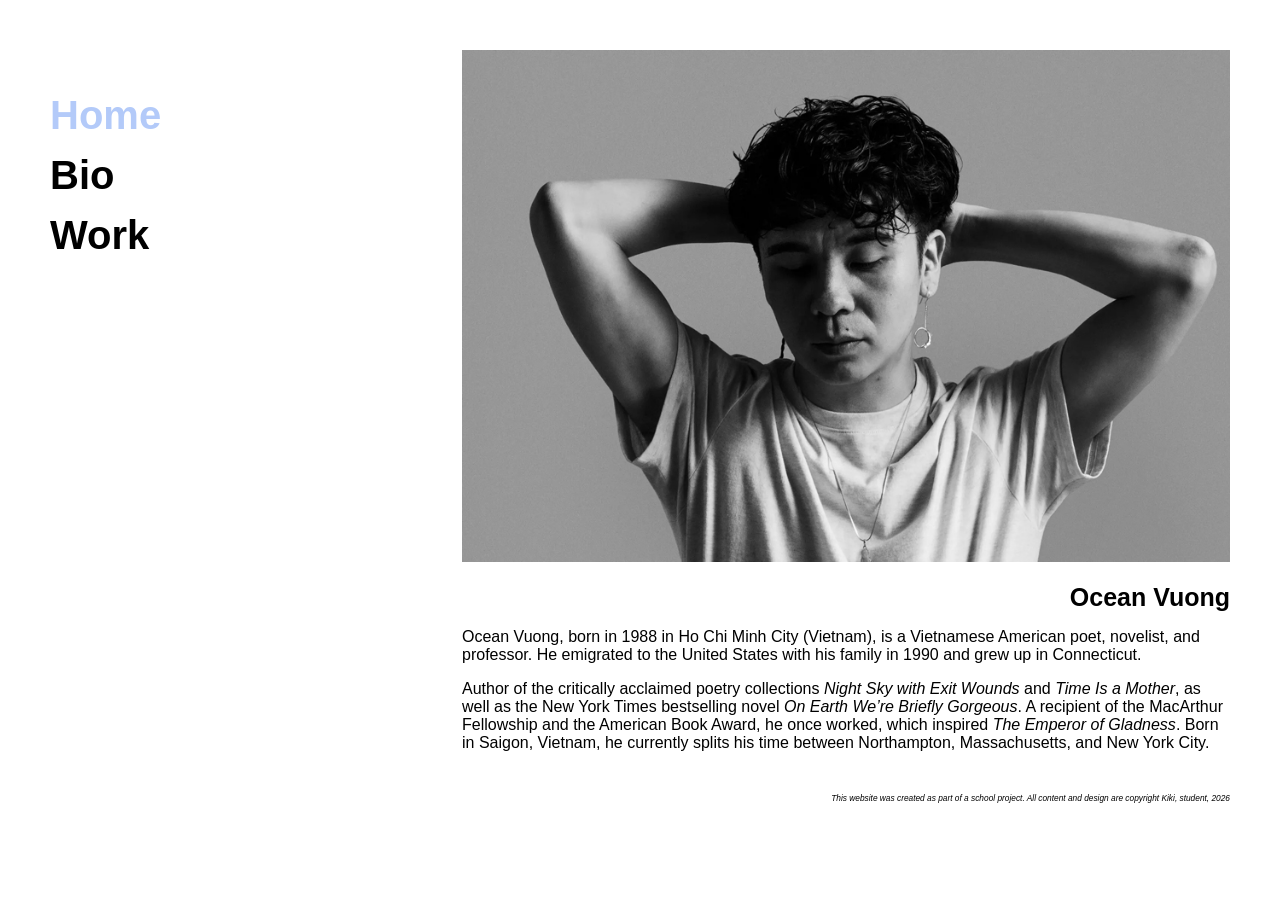
<file: Assessement3/index.html>
<!DOCTYPE html>
<html lang="en">
<head>
    <meta charset="UTF-8">
    <meta name="viewport" content="width=device-width, initial-scale=1.0">
    <title>Document</title>

    <!--Meta description for SEO-->
    <meta name="description"
        content="">

    <link rel="stylesheet" href="style.css">
</head>
<body>
    <nav>
        <a class="nav-current" href="index.html">Home</a><br>
        <a href="bio.html">Bio</a><br>
        <a href="work.html">Work</a>
    </nav>

    <!--Main Wrapper-->
    <div id="wrapper">
        <header>
            <img src="assets/Home.jpg" alt="Portrait of Ocean Vuong">
            <h1>Ocean Vuong</h1>
        </header>

    <!--Main Content-->
        <main>
            <article class="home-main-content">
                <p>
                    Ocean Vuong, born in 1988 in Ho Chi Minh City (Vietnam), is a Vietnamese American poet, novelist, and professor. He emigrated to the United States with his family in 1990 and grew up in Connecticut. 
                </p>

                <p>
                    Author of the critically acclaimed poetry collections <em>Night Sky with Exit Wounds</em> and <em>Time Is a Mother</em>, as well as the New York Times bestselling novel <em>On Earth We’re Briefly Gorgeous</em>. A recipient of the MacArthur Fellowship and the American Book Award, he once worked, which inspired <em>The Emperor of Gladness</em>. Born in Saigon, Vietnam, he currently splits his time between Northampton, Massachusetts, and New York City.
                </p>
            </article>
        </main>

        <!--Footer-->
        <footer>
            <small><em>This website was created as part of a school project. All content and design are copyright Kiki, student, 2026</em></small>
        </footer>
    </div>
</body>
</html>
</file>
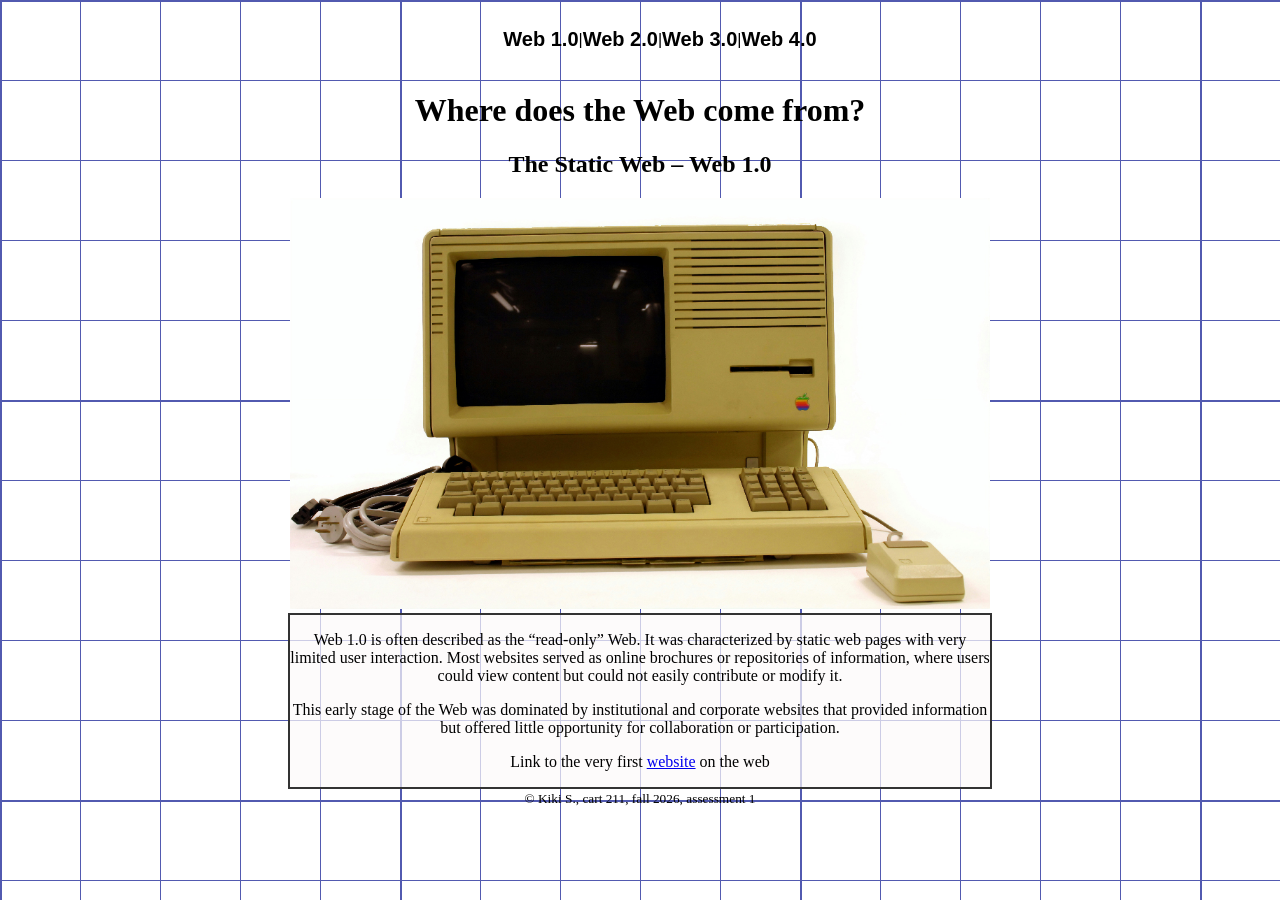
<file: assessment2/index.html>
<!DOCTYPE html>
<html lang="en" style="/*The background style is taken from https://css-pattern.com/ and modified*/
  --s: 400px; /* control the size*/
  --c1: #525ab0;
  --c2: #ffffff;
  
  --_g: #0000 90deg,var(--c1) 0;
  background: 
    conic-gradient(from 90deg at 2px 2px,var(--_g)),
    conic-gradient(from 90deg at 1px 1px,var(--_g)),
    var(--c2);
  background-size: var(--s) var(--s), calc(var(--s)/5) calc(var(--s)/5);">

<head>
    <meta charset="UTF-8">
    <meta name="viewport" content="width=device-width, initial-scale=1.0">
    <title>Origins of the Web</title>

    <link rel="stylesheet" href="style.css">
</head>

<body>
    <nav style="width:100%; display: flex; justify-content: center;align-items: center;">
        <a href="index.html" style="text-decoration: none; color:black; font-size: 125%; font-weight:bold;">Web 1.0</a>
        | <a href="web2.html" style="text-decoration: none; color:black;">Web 2.0</a> | <a href="web3.html"
            style="text-decoration: none; color:black;">Web 3.0</a> | <a href="web4.html"
            style="text-decoration: none; color:black;">Web 4.0</a>
    </nav>

    <header style="width:700px; margin:auto; text-align:center">

        <h1>Where does the Web come from?</h1>
        <h2>The Static Web – Web 1.0</h2>

        <img src="apple-lisa.jpg" style="width:700px;">
    </header>

    <main style="width:700px; margin:auto; background-color:#fdfafab7; border:2px solid #333; text-align: center;">
        <p>
            Web 1.0 is often described as the “read-only” Web. It was characterized by static web pages with very
            limited user interaction. Most websites served as online brochures or repositories of information, where
            users could view content but could not easily contribute or modify it.
        </p>
        <p>
            This early stage of the Web was dominated by institutional and corporate websites that provided information
            but offered little opportunity for collaboration or participation.
        </p>
        <p>Link to the very first <a href="https://info.cern.ch/" target="_blank">website</a> on the web</p>
    </main>


    <footer style="width:700px; margin:auto; text-align: right; text-align: center;">
        <small>© Kiki S., cart 211, fall 2026, assessment 1</small>
    </footer>
</body>

</html>
</file>
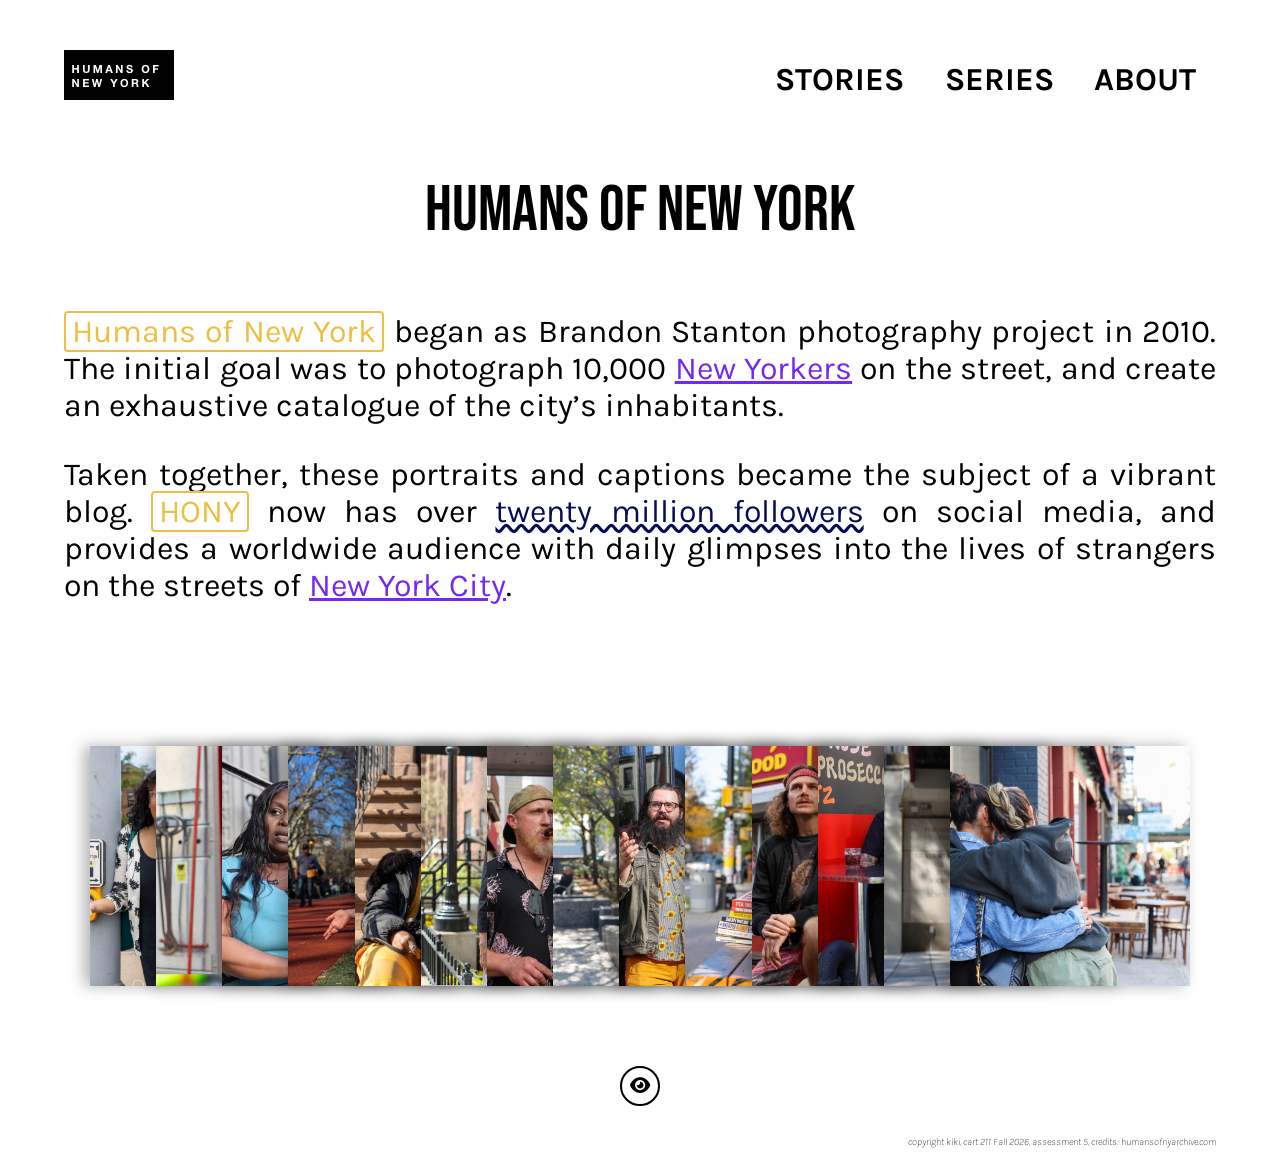
<file: Asst5/index.html>
<!DOCTYPE html>
<html lang="en">

<head>
    <meta charset="UTF-8">
    <meta name="viewport" content="width=device-width, initial-scale=1.0">
    <title>Humans of New York | CART 211 Assessment</title>

    <meta name="description"
        content="A Humans of New York Story - A Course exercise (cart211_ exploring semantic HTML, CSS Grid, and Mobile queries)"
        .>

    <!-- The page URL and Image used in Social Media previews -->
    <meta property="og:url" content="https://hybrid.concordia.ca/btodd/humans">
    <meta property="og:image" content="https://hybrid.concordia.ca/btodd/humans/assets/america_pageant_og.jpg">

    <!-- The dimensions and alternative description of the preview -->
    <meta property="og:image:width" content="1200">
    <meta property="og:image:height" content="630">
    <meta property="og:image:alt" content="1200">

    <!-- Twitter card metadata controls the appearance of shared links on X -->
    <meta name="twitter:card" content="summary_large_image">
    <meta name="twitter:title" content="Humans of New York">
    <meta name="twitter:description" content="A Humans of New York Story">
    <meta name="twitter:image" content="https://hybrid.concordia.ca/btodd/assignment5-6/assets/america_pageant.jpg">
    <!-- Identifies the preferred URL for this page to search engines -->
    <link rel="canonical" href="https://hybrid.concordia.ca/btodd/humans">

    <!-- Add a samll icon to the broswer tab -->
    <link rel="icon" href="assets/favicon.ico">

    <!-- Identifies the author and copyright information -->
    <meta name="author" content="kiki">
    <meta name="copyright" content="kiki, studnet project">

    <link rel="stylesheet" href="style.css">

    <!-- Google Font -->
    <link rel="preconnect" href="https://fonts.googleapis.com">
    <link rel="preconnect" href="https://fonts.gstatic.com" crossorigin>
    <link href="https://fonts.googleapis.com/css2?family=Bebas+Neue&family=Karla:wght@400;700&display=swap"
        rel="stylesheet">

    <!-- social media and hamburger menu icons library-->
    <link rel="stylesheet" href="https://cdnjs.cloudflare.com/ajax/libs/font-awesome/6.7.2/css/all.min.css">
</head>

<body>
    <div id="wrapper">
        <header>
            <nav>
                <div class="logo">
                    <a href="#">
                        <img src="assets/logo.png" alt="logo" width="110" height="50">
                    </a>
                </div>
                <div class="menu1">

                    <!-- The X button closes the mobile navigation -->
                    <button type="button" class="close-menu" aria-label="Close Navigation Menu">
                        &times;
                    </button>

                    <a href="stories.html" class="menuI">STORIES</a>
                    <a href="#" class="menuI">SERIES</a>
                    <a href="index.html" class="menuI">ABOUT</a>
                </div>

                <!-- Hamburger button: displayed on mobile and tablet screens -->
                <div class="hamburger-menu">
                    <button type="button" aria-label="Open Navigation Menu">
                        <!-- Font Awesome displays the three horizontal menu lines -->
                        <span class="fa fa-bars" aria-hidden="true">

                        </span>
                    </button>
                </div>
            </nav>
        </header>

        <!-- SECTION: groups the main content of the page -->
        <section>
            <!-- ARTICLE: contains a related piece of written and visual content -->
            <article>
                <h1 style="text-align: center;">Humans of New York</h1>
                <p class="intro">
                    <span class="box" style="color:#eebe43;">Humans of New York</span> began as Brandon Stanton
                    photography project in 2010. The initial goal was to
                    photograph 10,000 <u style="color:#7628f3;">New Yorkers</u> on the street, and create an exhaustive
                    catalogue of the city’s
                    inhabitants.
                </p>
                <p class="intro">
                    Taken together, these portraits and captions became the subject of a vibrant blog. <span class="box"
                        style="color:#eebe43;">HONY</span> now has over
                    <u style="text-decoration-style: wavy;color:#060d57;">twenty million followers</u> on social media,
                    and provides a worldwide audience with daily glimpses into
                    the lives of strangers on the streets of <u style="color:#7628f3;">New York City</u>.
                </p>
                <!-- IMAGE GALLERY:
                The pict class creates the CSS grid layout.
                Each figure is one gallery item.
                Classes iml through im14 let CSS position images at different sizes to create asymmetrical collage -->

                <div class="pict">
                    <!-- Figure 1: image, link, and caption -->
                    <figure class="im1">
                        <a href="story1.html">
                            <img src="assets/america_pageant.jpg" class="im" alt="America Pageant Portrait">
                        </a>
                        <!-- Caption shown when hovering over the image using CSS -->
                        <div class="hover-text">America Pageant</div>
                    </figure>

                    <!-- Figure 2 -->
                    <figure class="im2">
                        <a href="story1.html">
                            <img src="assets/Chipwich_guy.jpg" class="im" alt="Chipwich guy Portrait">
                        </a>
                        <div class="hover-text">Chipwich Guy</div>
                    </figure>

                    <!-- Figure 3 -->
                    <figure class="im3">
                        <a href="story1.html">
                            <img src="assets/end_of_life_patient.jpg" class="im" alt="End of Life patient Portrait">
                        </a>
                        <div class="hover-text">End of Life Patient</div>
                    </figure>

                    <!-- Figure 4 -->
                    <figure class="im4">
                        <a href="story1.html">
                            <img src="assets/fake_sport.jpg" class="im" alt="Fake Sport Story Portrait">
                        </a>
                        <div class="hover-text">Fake Sport</div>
                    </figure>

                    <!-- Figure 5 -->
                    <figure class="im5">
                        <a href="story1.html">
                            <img src="assets/gettin_married.jpg" class="im" alt="Getting Married Portrait">
                        </a>
                        <div class="hover-text">Getting Married</div>
                    </figure>

                    <!-- Figure 6 -->
                    <figure class="im6">
                        <a href="story1.html">
                            <img src="assets/invisibility.jpg" class="im" alt="Invisibility Story Portrait">
                        </a>
                        <div class="hover-text">Invisibility</div>
                    </figure>

                    <!-- Figure 7 -->
                    <figure class="im7">
                        <a href="story1.html">
                            <img src="assets/Right_and_wrong.jpg" class="im" alt="Right and Wrong Story Portrait">
                        </a>
                        <div class="hover-text">Right and Wrong</div>
                    </figure>

                    <!-- Figure 8 -->
                    <figure class="im8">
                        <a href="story1.html">
                            <img src="assets/homework.jpg" class="im" alt="Homework Story Portrait">
                        </a>
                        <div class="hover-text">Homework</div>
                    </figure>

                    <!-- Figure 9 -->
                    <figure class="im9">
                        <a href="story1.html">
                            <img src="assets/sketchbook.jpg" class="im" alt="Sketchbook Story Portrait">
                        </a>
                        <div class="hover-text">Sketchbook</div>
                    </figure>

                    <!-- Figure 10 -->
                    <figure class="im10">
                        <a href="story1.html">
                            <img src="assets/the_algorithm.jpg" class="im" alt="The Algorithm Story Portrait">
                        </a>
                        <div class="hover-text">The Algorithm</div>
                    </figure>

                    <!-- Figure 11 -->
                    <figure class="im11">
                        <a href="story1.html">
                            <img src="assets/The_Empire.jpg" class="im" alt="The Empire Story Portrait">
                        </a>
                        <div class="hover-text">The Empire</div>
                    </figure>

                    <!-- Figure 12 -->
                    <figure class="im12">
                        <a href="story1.html">
                            <img src="assets/Mardi-Gras.jpg" class="im" alt="Mardi-Gras Story Portrait">
                        </a>
                        <div class="hover-text">Mardi Gras</div>
                    </figure>

                    <!-- Figure 13 -->
                    <figure class="im13">
                        <a href="story1.html">
                            <img src="assets/they_loved_me.jpg" class="im" alt="They Loved Me Story Portrait">
                        </a>
                        <div class="hover-text">They Loved Me</div>
                    </figure>

                    <!-- Figure 14 -->
                    <figure class="im14">
                        <a href="story1.html">
                            <img src="assets/exhausting_to_me.jpg" class="im" alt="Exhausting to me Story Portrait">
                        </a>
                        <div class="hover-text">Exhausting To Me</div>
                    </figure>
                </div>
                <!-- End of Image Gallery -->
            </article>
        </section>

        <footer>
            <section class="social-section">
                <div class="social-icons">
                    <button type="button" class="social-toggle" aria-label="Show social media links">
                        <i class="fa-solid fa-eye" aria-hidden="true"></i>
                    </button>

                    <div class="social-links">
                        <a href="https://facebook.com" class="social facebook" aria-label="Facebook">
                            <i class="fa-brands fa-facebook-f"></i>
                        </a>

                        <a href="https://instagram.com" class="social instagram" aria-label="Instagram">
                            <i class="fa-brands fa-instagram"></i>
                        </a>

                        <a href="https://x.com" class="social twitter" aria-label="X">
                            <i class="fa-brands fa-x-twitter"></i>
                        </a>

                        <a href="https://tiktok.com" class="social tiktok" aria-label="Tiktok">
                            <i class="fa-brands fa-tiktok"></i>
                        </a>

                        <a href="https://youtube.com" class="social youtube" aria-label="Youtube">
                            <i class="fa-brands fa-youtube"></i>
                        </a>

                        <a href="https://linkedin.com" class="social linkedin" aria-label="LinkedIn">
                            <i class="fa-brands fa-linkedin-in"></i>
                        </a>

                        <a href="https://github.com" class="social github" aria-label="GitHub">
                            <i class="fa-brands fa-github"></i>
                        </a>
                    </div>
                </div>
            </section>

            <div class="credits">
                <p>
                    copyright kiki, cart 211 Fall 2026, assessment 5, credits: humansofnyarchive.com
                </p>
            </div>

            <!-- Javascripts:
            Makes the mobile hamburger menu open and close.
            JS addes or removes a CSS class.
            The CSS decides what the menu looks like when that class is present. -->

            <script>
                // Wait until the HTML document has finished loading. HTMLThis ensures the button exist before JS tries to select them.
                document.addEventListener('DOMContentLoaded', () => {
                    //Find the hamburger button inside the mobile menu contrainer
                    const hamburgerButton = document.querySelector('.hamburger-menu button');

                    // Find the X button used to close the navigation menu
                    const closeButton = document.querySelector('.close-menu');

                    // Find the container holding the navigation links
                    const menu1 = document.querySelector('.menu1');

                    // When the hamburger button is clicked, add the class "menu-deployed" to the navigation menu. When the CSS uses this class to make the menu visible
                    hamburgerButton.addEventListener('click', () => {
                        menu1.classList.add('menu-deployed');
                    })

                    closeButton.addEventListener('click', () => { menu1.classList.remove('menu-deployed') });

                });
            </script>

        </footer>
    </div>
</body>

</html>
</file>
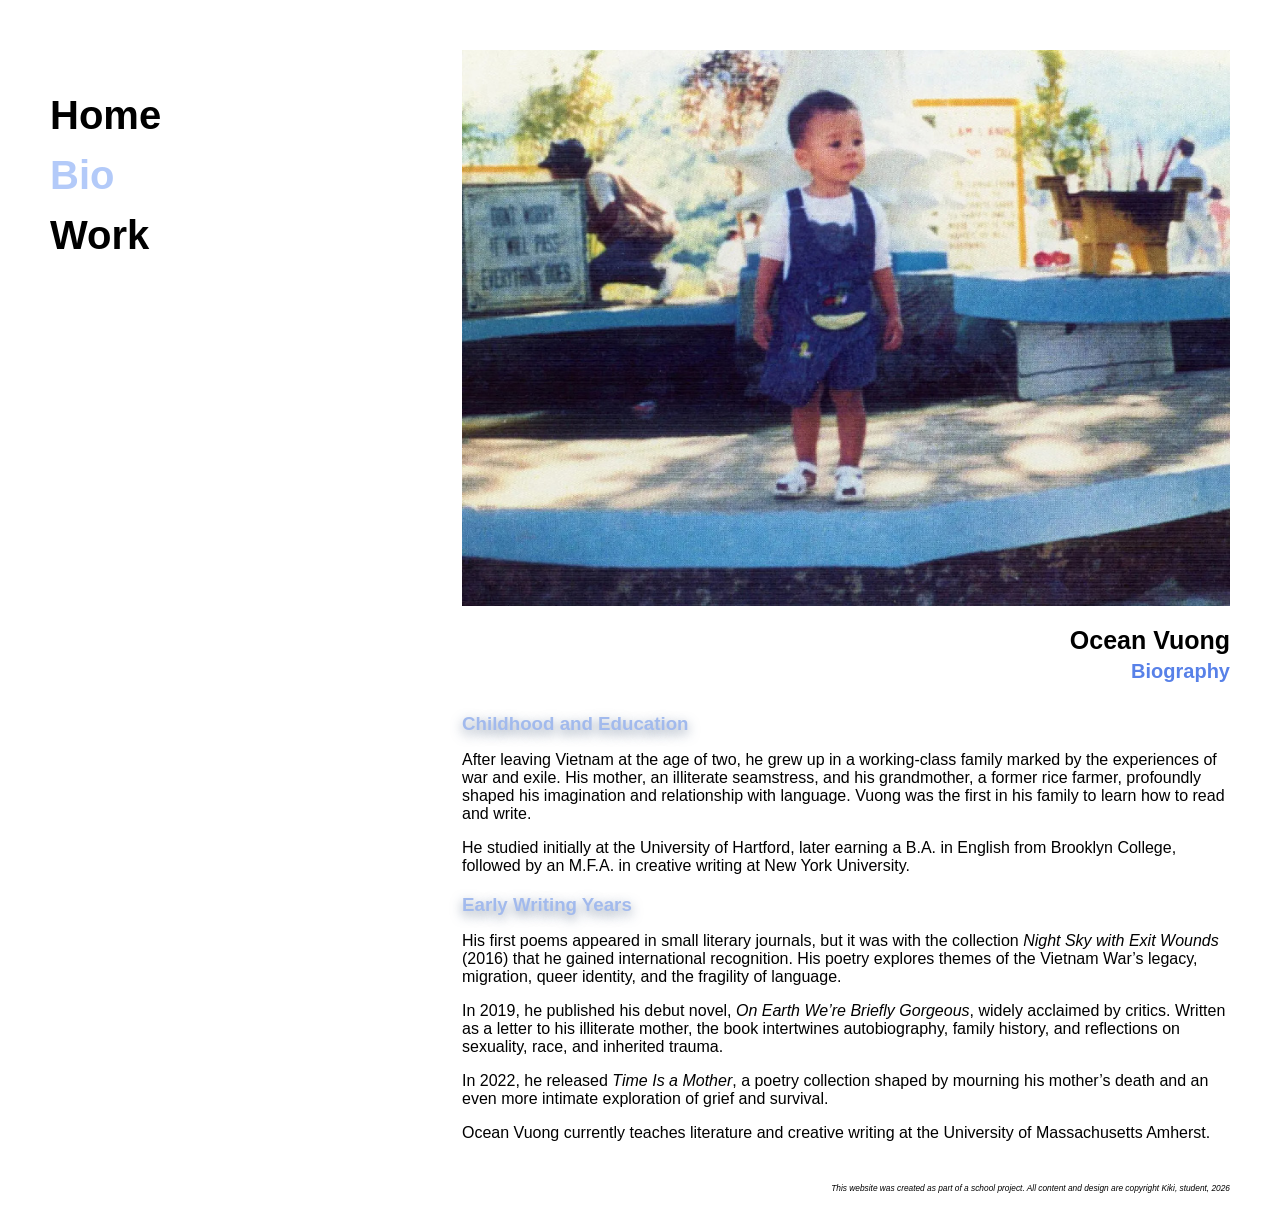
<file: Assessement3/bio.html>
<!DOCTYPE html>
<html lang="en">
<head>
    <meta charset="UTF-8">
    <meta name="viewport" content="width=device-width, initial-scale=1.0">
    <title>Document</title>

    <!--Meta description for SEO-->
    <meta name="description"
        content="">

    <link rel="stylesheet" href="style.css">
</head>
<body>
    <nav>
        <a href="index.html">Home</a><br>
        <a href="bio.html" class="nav-current">Bio</a><br>
        <a href="work.html">Work</a>
    </nav>

    <!--Main Wrapper-->
    <div id="wrapper">
        <header>
            <img src="assets/Bio.jpg" alt="Portrait of Ocean Vuong">
            <h1>Ocean Vuong</h1>
            <h2>Biography</h2>
        </header>

    <!--Main Content-->
        <main>
            <article class="bio-main-content">
                <h3>Childhood and Education</h3>
                <p>
                    After leaving Vietnam at the age of two, he grew up in a working-class family marked by the experiences of war and exile. His mother, an illiterate seamstress, and his grandmother, a former rice farmer, profoundly shaped his imagination and relationship with language. Vuong was the first in his family to learn how to read and write. 
                </p>
                <p>
                    He studied initially at the University of Hartford, later earning a B.A. in English from Brooklyn College, followed by an M.F.A. in creative writing at New York University.
                </p>
                <h3>Early Writing Years</h3>
                <p>
                    His first poems appeared in small literary journals, but it was with the collection <em>Night Sky with Exit Wounds</em> (2016) that he gained international recognition. His poetry explores themes of the Vietnam War’s legacy, migration, queer identity, and the fragility of language.
                </p>
                <p>
                    In 2019, he published his debut novel, <em>On Earth We’re Briefly Gorgeous</em>, widely acclaimed by critics. Written as a letter to his illiterate mother, the book intertwines autobiography, family history, and reflections on sexuality, race, and inherited trauma.
                </p>
                <p>
                    In 2022, he released <em>Time Is a Mother</em>, a poetry collection shaped by mourning his mother’s death and an even more intimate exploration of grief and survival.
                </p>
                <p>
                    Ocean Vuong currently teaches literature and creative writing at the University of Massachusetts Amherst.
                </p>
            </article>
        </main>

        <!--Footer-->
        <footer>
            <small><em>This website was created as part of a school project. All content and design are copyright Kiki, student, 2026</em></small>
        </footer>
    </div>
</body>
</html>
</file>
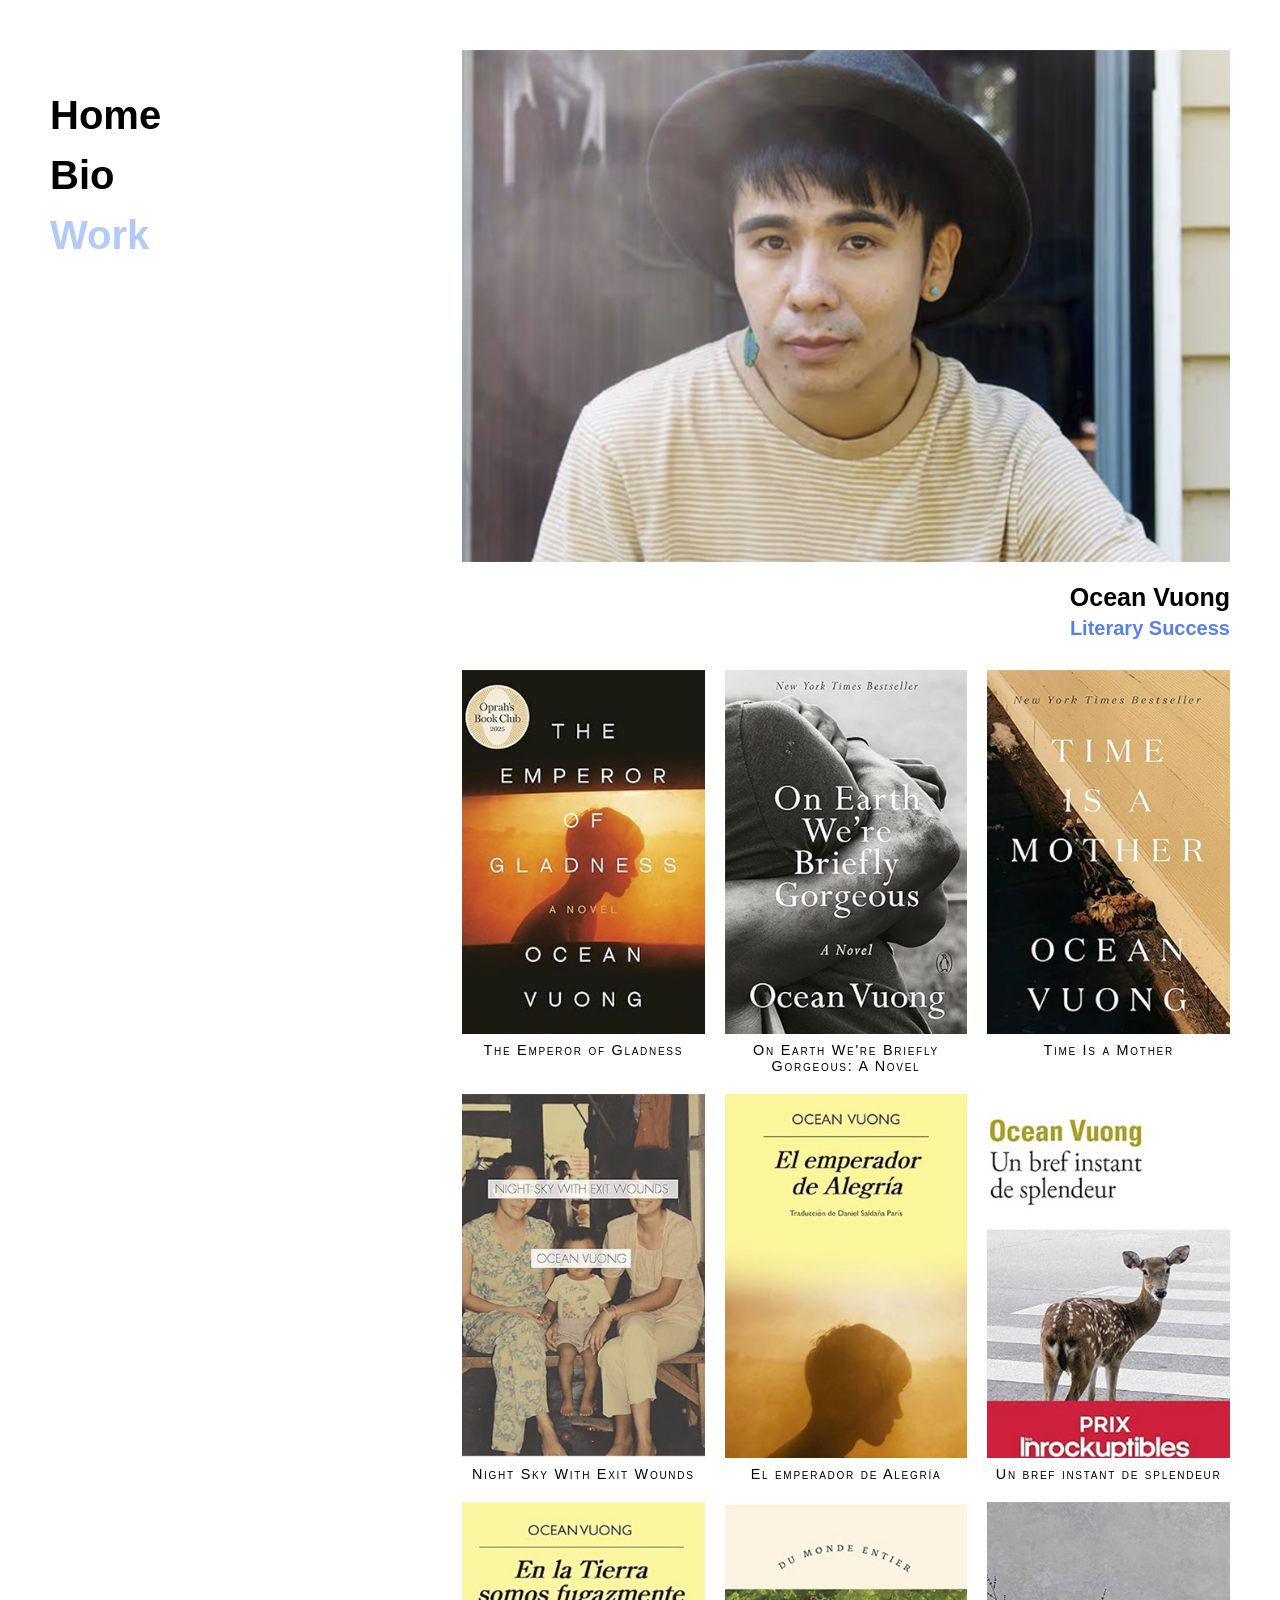
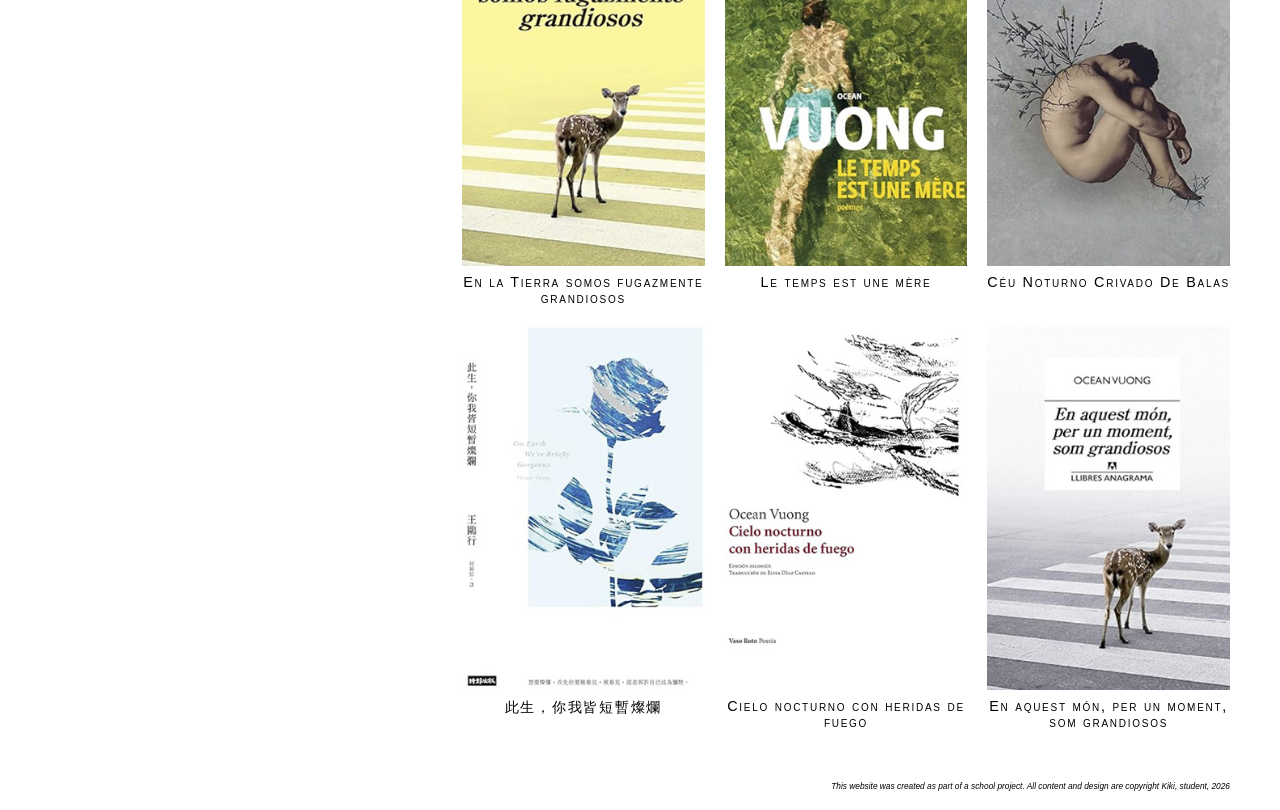
<file: Assessement3/work.html>
<!DOCTYPE html>
<html lang="en">
<head>
    <meta charset="UTF-8">
    <meta name="viewport" content="width=device-width, initial-scale=1.0">
    <title>Document</title>

    <!--Meta description for SEO-->
    <meta name="description"
        content="">

    <link rel="stylesheet" href="style.css">
</head>
<body>
    <nav>
        <a href="index.html">Home</a><br>
        <a href="bio.html">Bio</a><br>
        <a href="work.html" class="nav-current">Work</a>
    </nav>

    <!--Main Wrapper-->
    <div id="wrapper">
        <header>
            <img src="assets/work.jpg" alt="Portrait of Ocean Vuong" loading="lazy">
            <h1>Ocean Vuong</h1>
            <h2>Literary Success</h2>
        </header>

    <!--Main Content-->
        <section>
            <article>
                <div class="books">
                    <figure>
                        <img src="assets/Emperor.jpg" alt="The Emperor of Gladness" loading="lazy">
                        <figcaption>The Emperor of Gladness</figcaption>
                    </figure>

                    <figure>
                        <img src="assets/Earth.jpg" alt="On Earth We're Briefly Gorgeous: A Novel" loading="lazy">
                        <figcaption>On Earth We're Briefly Gorgeous: A Novel</figcaption>
                    </figure>
                        
                    <figure>
                        <img src="assets/Mother.jpg" alt="Time Is a Mother" loading="lazy">
                        <figcaption>Time Is a Mother</figcaption>
                    </figure>

                    <figure>
                        <img src="assets/Wounds.jpg" alt="Night Sky With Exit Wounds" loading="lazy">
                        <figcaption>Night Sky With Exit Wounds</figcaption>
                    </figure>

                     <figure>
                        <img src="assets/Emperador.jpg" alt="El emperador de Alegría" loading="lazy">
                        <figcaption>El emperador de Alegría</figcaption>
                    </figure>

                     <figure>
                        <img src="assets/splendeur.jpg" alt="Un bref instant de splendeur" loading="lazy">
                        <figcaption>Un bref instant de splendeur</figcaption>
                    </figure>
                     <figure>
                        <img src="assets/Tierra.jpg" alt="En la Tierra somos fugazmente grandiosos" loading="lazy">
                        <figcaption>En la Tierra somos fugazmente grandiosos</figcaption>
                    </figure>
                     <figure>
                        <img src="assets/mere.jpg" alt="Le temps est une mère" loading="lazy">
                        <figcaption>Le temps est une mère</figcaption>
                    </figure> 
                    
                    <figure>
                        <img src="assets/Balas.jpg" alt="Céu Noturno Crivado De Balas" loading="lazy">
                        <figcaption>Céu Noturno Crivado De Balas</figcaption>
                    </figure>

                    <figure>
                        <img src="assets/ChineseED.jpg" alt="此生，你我皆短暫燦爛" loading="lazy">
                        <figcaption>此生，你我皆短暫燦爛</figcaption>
                    </figure>

                    <figure>
                        <img src="assets/Heridas.jpg" alt="Cielo nocturno con heridas de fuego" loading="lazy">
                        <figcaption>Cielo nocturno con heridas de fuego</figcaption>
                    </figure>

                    <figure>
                        <img src="assets/aquest.jpg" alt="En aquest món, per un moment, som grandiosos" loading="lazy">
                        <figcaption>En aquest món, per un moment, som grandiosos</figcaption>
                    </figure>
                </div>
            </article>
        </section>

        <!--Footer-->
        <footer>
            <small><em>This website was created as part of a school project. All content and design are copyright Kiki, student, 2026</em></small>
        </footer>
    </div>
</body>
</html>
</file>
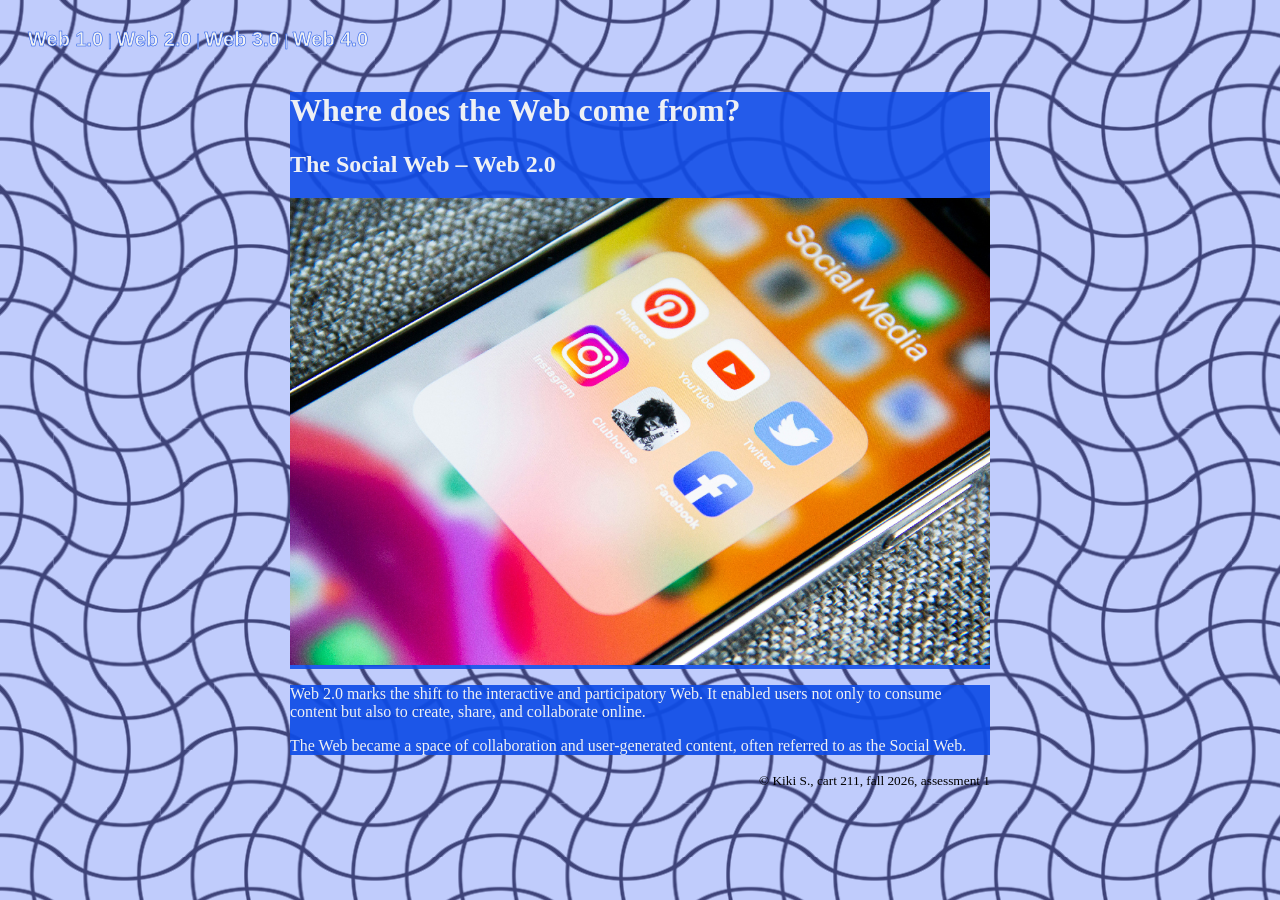
<file: assessment2/web2.html>
<!DOCTYPE html>
<html lang="en" style=" /*The background style is taken from https://css-pattern.com/ and modified*/
  --s: 250px; /* control the size*/
  --c1: #3e4379; 
  --c2: #c0ccfc;
  --_g: #0000 52%,var(--c1) 54% 57%,#0000 59%; 
  background: 
   radial-gradient(farthest-side at -33.33% 50%,var(--_g)) 0 calc(var(--s)/2),
   radial-gradient(farthest-side at 50% 133.33%,var(--_g)) calc(var(--s)/2) 0,
   radial-gradient(farthest-side at 133.33% 50%,var(--_g)),
   radial-gradient(farthest-side at 50% -33.33%,var(--_g)),
   var(--c2);
  background-size: calc(var(--s)/4.667) var(--s),var(--s) calc(var(--s)/4.667);
">

<head>
    <meta charset="UTF-8">
    <meta name="viewport" content="width=device-width, initial-scale=1.0">
    <title>Origins of the Web</title>

    <link rel="stylesheet" href="style.css">
</head>

<body>
    <nav style="color:#eef0f4; -webkit-text-stroke: 0.5px #0f4ce7">
        <a href="index.html" style="color:#eef0f4; -webkit-text-stroke: 0.5px #0f4ce7">Web 1.0</a> | <a href="web2.html" style="color:#eef0f4;-webkit-text-stroke: 0.5px #0f4ce7">Web 2.0</a> | <a href="web3.html" style="color:#eef0f4; -webkit-text-stroke: 0.5px #0f4ce7">Web 3.0</a> | <a href="web4.html" style="color:#eef0f4; -webkit-text-stroke: 0.5px #0f4ce7">Web 4.0</a>
    </nav>

    <header style="background-color:#0f4ce7e0; color:#eef0f4;">

        <h1>Where does the Web come from?</h1>
        <h2>The Social Web – Web 2.0</h2>

        <img src="social_media.jpg" style="width:700px;">
    </header>

    <main style="background-color:#0f4ce7eb; color:#eef0f4;">
        <p>
            Web 2.0 marks the shift to the interactive and participatory Web. It enabled users not only to consume content but also to create, share, and collaborate online.
        </p>
        <p>
            The Web became a space of collaboration and user-generated content, often referred to as the Social Web.
        </p>
    </main>


    <footer>
        <small>© Kiki S., cart 211, fall 2026, assessment 1</small>
    </footer>
</body>

</html>
</file>
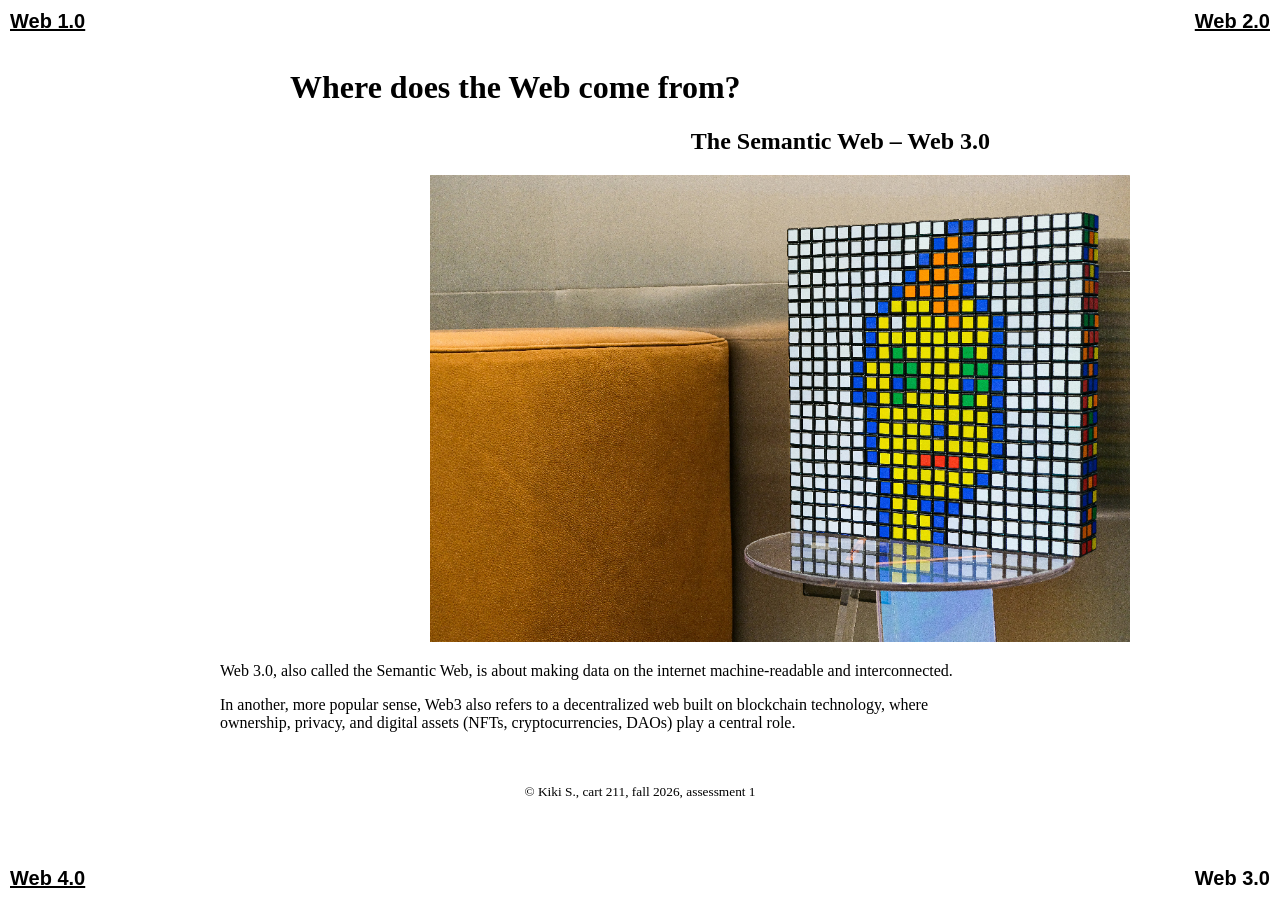
<file: assessment2/web3.html>
<!DOCTYPE html>
<html lang="en">

<head>
    <meta charset="UTF-8">
    <meta name="viewport" content="width=device-width, initial-scale=1.0">
    <title>Origins of the Web</title>

    <link rel="stylesheet" href="style.css">
</head>

<body>
    <nav>
        <a href="index.html" style="position: fixed; text-decoration: underline; color: black; top: 10px; left: 10px;">Web 1.0</a>
        <a href="web2.html" style="position: fixed; text-decoration: underline; color: black; top: 10px; right: 10px;">Web 2.0</a>
        <a href="web3.html" style="position: fixed; text-decoration: none; color: black; bottom: 10px; right: 10px;">Web 3.0</a>
        <a href="web4.html" style="position: fixed; text-decoration: underline; color: black; bottom: 10px; left: 10px;">Web 4.0</a>
    </nav>

    <header style="font-family: fantasy;">

        <h1>Where does the Web come from?</h1>
        <h2 style="text-align: right;">The Semantic Web – Web 3.0</h2>

        <img src="cryptopunk.jpg" style="width:700px; margin-left:20%">
    </header>

    <main style="font-family:cursive;">
        <p style="margin-left:-10%">
            Web 3.0, also called the Semantic Web, is about making data on the internet machine-readable and interconnected. 
        </p>
        <p style="margin-left:-10%">
            In another, more popular sense, Web3 also refers to a decentralized web built on blockchain technology, where ownership, privacy, and digital assets (NFTs, cryptocurrencies, DAOs) play a central role.
        </p>
    </main>


    <footer style="margin-top:50px; text-align: center;">
        <small>© Kiki S., cart 211, fall 2026, assessment 1</small>
    </footer>
</body>

</html>
</file>
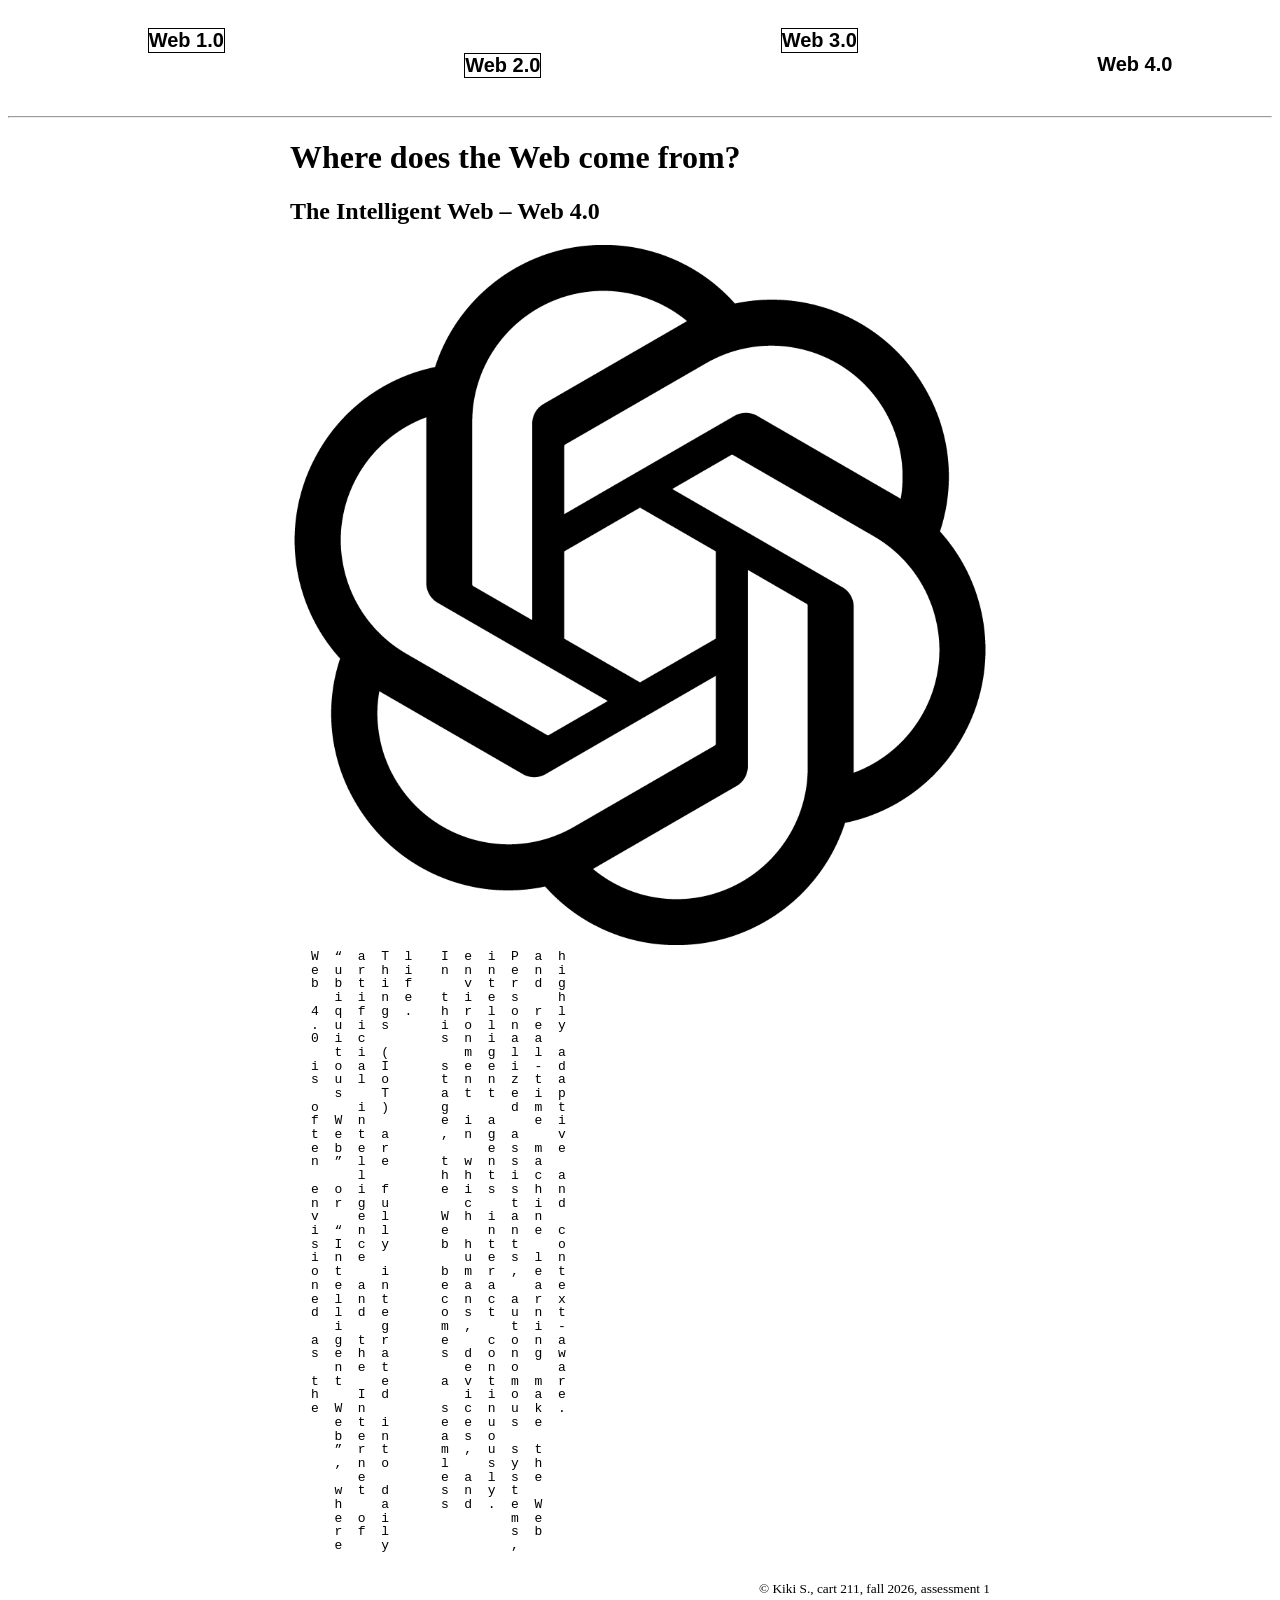
<file: assessment2/web4.html>
<!DOCTYPE html>
<html lang="en">

<head>
    <meta charset="UTF-8">
    <meta name="viewport" content="width=device-width, initial-scale=1.0">
    <title>Origins of the Web</title>

    <link rel="stylesheet" href="style.css">
</head>

<body>
    <nav style="width: 100%; display: flex; justify-content: space-around;align-items: flex-start;padding-bottom: 30px;">
        <a href="index.html" style="border: 1px solid black;">Web 1.0</a>  <a href="web2.html" style="margin-top: 25px; border: 1px solid black;">Web 2.0</a>  <a href="web3.html" style="border: 1px solid black;">Web 3.0</a>  <a href="web4.html" style="margin-top: 25px;">Web 4.0</a>
    </nav>
    <hr>

    <header>

        <h1>Where does the Web come from?</h1>
        <h2>The Intelligent Web – Web 4.0</h2>

        <img src="ChatGPT-Logo.gif" style="width:700px;">
    </header>

    <main style="writing-mode: vertical-lr;  text-orientation: upright; line-height: 1.8; height: 70vh; letter-spacing: -0.1em; font-family: monospace;">
        <p>
            Web 4.0 is often envisioned as the “ubiquitous Web” or “Intelligent Web”, where artificial intelligence and the Internet of Things (IoT) are fully integrated into daily life. 
        </p>
        <p>
            In this stage, the Web becomes a seamless environment in which humans, devices, and intelligent agents interact continuously. Personalized assistants, autonomous systems, and real-time machine learning make the Web highly adaptive and context-aware.
        </p>
    </main>


    <footer>
        <small>© Kiki S., cart 211, fall 2026, assessment 1</small>
    </footer>
</body>

</html>
</file>
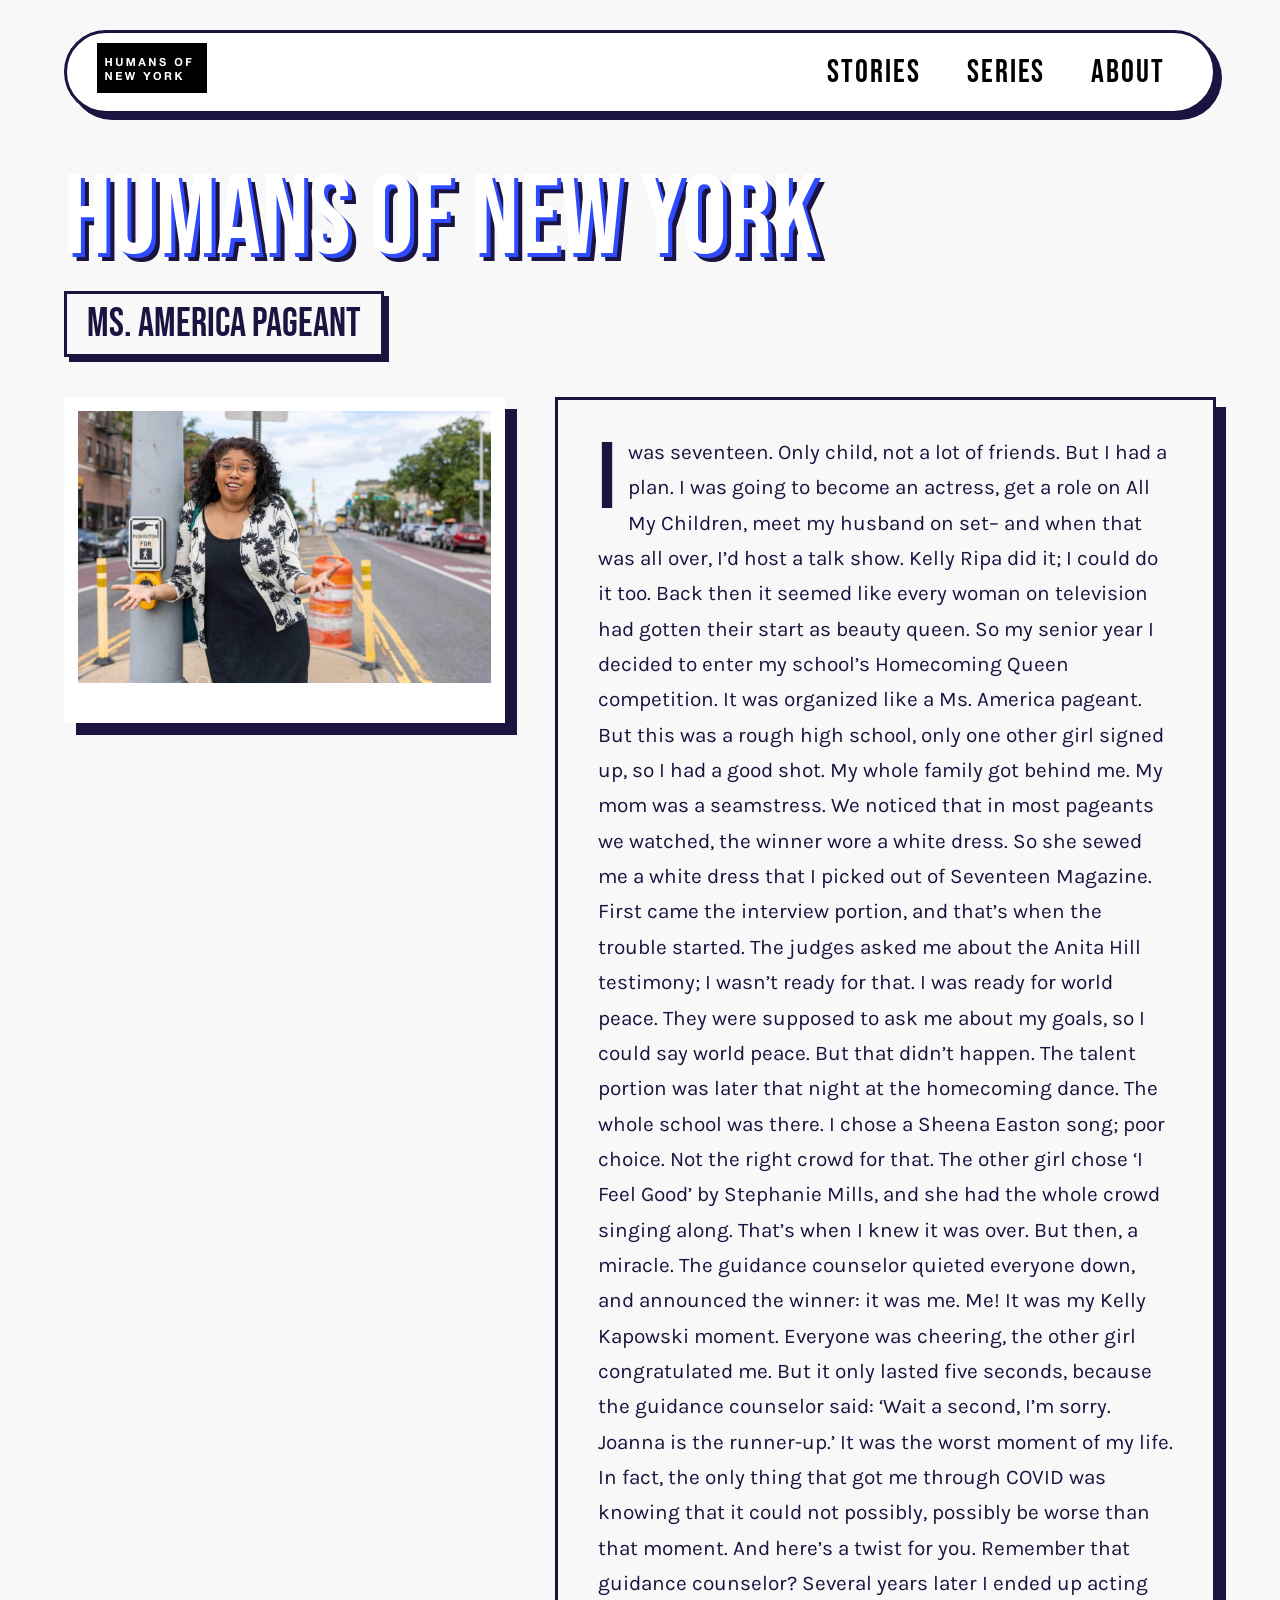
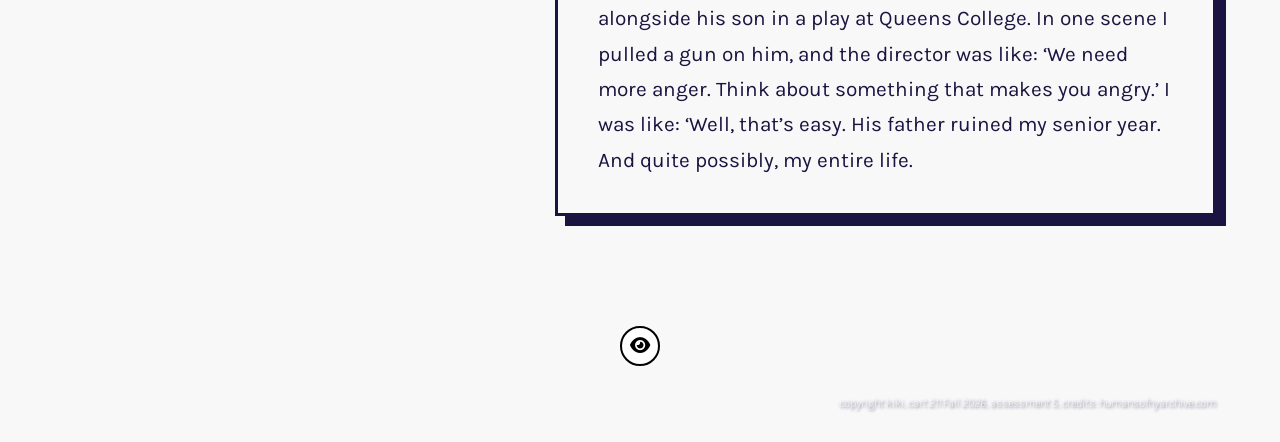
<file: Asst5/stories.html>
<!DOCTYPE html>
<html lang="en">

<head>
    <meta charset="UTF-8">
    <meta name="viewport" content="width=device-width, initial-scale=1.0">
    <title>Humans of New York | CART 211 Assessment</title>

    <meta name="description"
        content="A Humans of New York Story - A Course exercise (cart211_ exploring semantic HTML, CSS Grid, and Mobile queries)"
        .>

    <!-- The page URL and Image used in Social Media previews -->
    <meta property="og:url" content="https://hybrid.concordia.ca/btodd/humans">
    <meta property="og:image" content="https://hybrid.concordia.ca/btodd/humans/assets/america_pageant_og.jpg">

    <!-- The dimensions and alternative description of the preview -->
    <meta property="og:image:width" content="1200">
    <meta property="og:image:height" content="630">
    <meta property="og:image:alt" content="1200">

    <!-- Twitter card metadata controls the appearance of shared links on X -->
    <meta name="twitter:card" content="summary_large_image">
    <meta name="twitter:title" content="Humans of New York">
    <meta name="twitter:description" content="A Humans of New York Story">
    <meta name="twitter:image" content="https://hybrid.concordia.ca/btodd/assignment5-6/assets/america_pageant.jpg">
    <!-- Identifies the preferred URL for this page to search engines -->
    <link rel="canonical" href="https://hybrid.concordia.ca/btodd/humans">

    <!-- Add a samll icon to the broswer tab -->
    <link rel="icon" href="assets/favicon.ico">

    <!-- Identifies the author and copyright information -->
    <meta name="author" content="kiki">
    <meta name="copyright" content="kiki, studnet project">

    <link rel="stylesheet" href="style.css">

    <!-- Google Font -->
    <link rel="preconnect" href="https://fonts.googleapis.com">
    <link rel="preconnect" href="https://fonts.gstatic.com" crossorigin>
    <link href="https://fonts.googleapis.com/css2?family=Bebas+Neue&family=Karla:wght@400;700&display=swap"
        rel="stylesheet">


    <!-- social media and hamburger menu icons library-->
    <link rel="stylesheet" href="https://cdnjs.cloudflare.com/ajax/libs/font-awesome/6.7.2/css/all.min.css">
</head>

<body class="story-page">
    <div id="wrapper">
        <header>
            <nav>
                <div class="logo">
                    <a href="#">
                        <img src="assets/logo.png" alt="logo" width="110" height="50">
                    </a>
                </div>
                <div class="menu1">

                    <!-- The X button closes the mobile navigation -->
                    <button type="button" class="close-menu" aria-label="Close Navigation Menu">
                        &times;
                    </button>

                    <a href="stories.html" class="menuI">STORIES</a>
                    <a href="#" class="menuI">SERIES</a>
                    <a href="index.html" class="menuI">ABOUT</a>
                </div>

                <!-- Hamburger button: displayed on mobile and tablet screens -->
                <div class="hamburger-menu">
                    <button type="button" aria-label="Open Navigation Menu">
                        <!-- Font Awesome displays the three horizontal menu lines -->
                        <span class="fa fa-bars" aria-hidden="true">

                        </span>
                    </button>
                </div>
            </nav>
        </header>

        <!-- SECTION: groups the main content of the page -->
        <section>
            <!-- ARTICLE: contains a related piece of written and visual content -->
            <article>
                <h1>Humans of New York</h1>
                <h2>Ms. America pageant</h2>
                <figure>     
                        <img src="assets/america_pageant.jpg" alt="America Pageant Portrait">
                </figure>
                <p>
                    I was seventeen. Only child, not a lot of friends. But I had a plan. I was going to become an
                    actress, get a role on All My Children, meet my husband on set– and when that was all over, I’d host
                    a talk show. Kelly Ripa did it; I could do it too. Back then it seemed like every woman on
                    television had gotten their start as beauty queen. So my senior year I decided to enter my school’s
                    Homecoming Queen competition. It was organized like a Ms. America pageant. But this was a rough high
                    school, only one other girl signed up, so I had a good shot. My whole family got behind me. My mom
                    was a seamstress. We noticed that in most pageants we watched, the winner wore a white dress. So she
                    sewed me a white dress that I picked out of Seventeen Magazine. First came the interview portion,
                    and that’s when the trouble started. The judges asked me about the Anita Hill testimony; I wasn’t
                    ready for that. I was ready for world peace. They were supposed to ask me about my goals, so I could
                    say world peace. But that didn’t happen. The talent portion was later that night at the homecoming
                    dance. The whole school was there. I chose a Sheena Easton song; poor choice. Not the right crowd
                    for that. The other girl chose ‘I Feel Good’ by Stephanie Mills, and she had the whole crowd singing
                    along. That’s when I knew it was over. But then, a miracle. The guidance counselor quieted everyone
                    down, and announced the winner: it was me. Me! It was my Kelly Kapowski moment. Everyone was
                    cheering, the other girl congratulated me. But it only lasted five seconds, because the guidance
                    counselor said: ‘Wait a second, I’m sorry. Joanna is the runner-up.’ It was the worst moment of my
                    life. In fact, the only thing that got me through COVID was knowing that it could not possibly,
                    possibly be worse than that moment. And here’s a twist for you. Remember that guidance counselor?
                    Several years later I ended up acting alongside his son in a play at Queens College. In one scene I
                    pulled a gun on him, and the director was like: ‘We need more anger. Think about something that
                    makes you angry.’ I was like: ‘Well, that’s easy. His father ruined my senior year. And quite
                    possibly, my entire life.
                </p>
            </article>
        </section>

        <footer>
            <section class="social-section">
                <div class="social-icons">
                    <button type="button" class="social-toggle" aria-label="Show social media links">
                        <i class="fa-solid fa-eye" aria-hidden="true"></i>
                    </button>

                    <div class="social-links">
                        <a href="https://facebook.com" class="social facebook" aria-label="Facebook">
                            <i class="fa-brands fa-facebook-f"></i>
                        </a>

                        <a href="https://instagram.com" class="social instagram" aria-label="Instagram">
                            <i class="fa-brands fa-instagram"></i>
                        </a>

                        <a href="https://x.com" class="social twitter" aria-label="X">
                            <i class="fa-brands fa-x-twitter"></i>
                        </a>

                        <a href="https://tiktok.com" class="social tiktok" aria-label="Tiktok">
                            <i class="fa-brands fa-tiktok"></i>
                        </a>

                        <a href="https://youtube.com" class="social youtube" aria-label="Youtube">
                            <i class="fa-brands fa-youtube"></i>
                        </a>

                        <a href="https://linkedin.com" class="social linkedin" aria-label="LinkedIn">
                            <i class="fa-brands fa-linkedin-in"></i>
                        </a>

                        <a href="https://github.com" class="social github" aria-label="GitHub">
                            <i class="fa-brands fa-github"></i>
                        </a>
                    </div>
                </div>
            </section>

            <div class="credits">
                <p>
                    copyright kiki, cart 211 Fall 2026, assessment 5, credits: humansofnyarchive.com
                </p>
            </div>

            <!-- Javascripts:
            Makes the mobile hamburger menu open and close.
            JS addes or removes a CSS class.
            The CSS decides what the menu looks like when that class is present. -->

            <script>
                // Wait until the HTML document has finished loading. HTMLThis ensures the button exist before JS tries to select them.
                document.addEventListener('DOMContentLoaded', () => {
                    //Find the hamburger button inside the mobile menu contrainer
                    const hamburgerButton = document.querySelector('.hamburger-menu button');

                    // Find the X button used to close the navigation menu
                    const closeButton = document.querySelector('.close-menu');

                    // Find the container holding the navigation links
                    const menu1 = document.querySelector('.menu1');

                    // When the hamburger button is clicked, add the class "menu-deployed" to the navigation menu. When the CSS uses this class to make the menu visible
                    hamburgerButton.addEventListener('click', () => {
                        menu1.classList.add('menu-deployed');
                    })

                    closeButton.addEventListener('click', () => { menu1.classList.remove('menu-deployed') });

                });
            </script>

        </footer>
    </div>
</body>

</html>
</file>
<file: Assessement3/style.css>
body {
    font-family: Arial, Helvetica, sans-serif;
    padding: 0;
    margin: 0;
}

nav {
    margin-top: 50px;
    margin-left: 50px;
    float: left;
    width: 15%;
    line-height:30px;
    position:fixed;
    font-size: 40px;
}

nav a {
    text-decoration: none;
    color: black;
    font-weight: bold;
    display: block;
}

.nav-current {
    color:#b3caf9
}

nav a:hover {
    color: darkgrey;
}

#wrapper {
    margin-top: 50px;
    width: 60%;
    margin-right: 50px;
    margin-left:auto;
}

header img {
    width: 100%;
    height: auto;
}

header h1{
    text-align: right;
    font-size: 25px;
    margin-bottom:5px;
    transition: color 0.2s;
}

header h1:hover{
    background: linear-gradient(90deg, #b3caf9, #25235b, #4593c4, #b3caf9);
    background-size: 200% 100%;
    background-clip: text;
    color: transparent;
    animation: shift 2s linear infinite;  
}

@keyframes shift {
    to { background-position: -200% 0; }
}

header h2{
    margin-top: 0px;
    margin-bottom: 30px;
    text-align: right;
    font-size:20px;
    color: rgb(88, 129, 232);
    font-family:'Franklin Gothic Medium', 'Arial Narrow', Arial, sans-serif;
    font-size: 20px;
    letter-spacing: 0;
    transition: letter-spacing 0.3s;
}

header h2:hover {
    letter-spacing: 0.1em;
}

header h3{
    margin-top: 0px;
    margin-bottom: 10px;
    text-align: left;
    font-size: 20px;
    color: rgb(129, 204, 248);
}

section {
    margin-bottom: 30px;
    text-align: justify;
}

article h3 {
    margin-bottom: 10px;
    color: rgb(162, 186, 237);
    text-shadow: 0 4px 12px rgba(49, 73, 107, 0.6);
}

.home-main-content, .bio-main-content {
    font-family: 'Lucida Sans', 'Lucida Sans Regular', 'Lucida Grande', 'Lucida Sans Unicode', Geneva, Verdana, sans-serif;
}

.home-main-content em, .bio-main-content em {
    display: inline-block;
    transition: transform 0.2s, text-shadow 0.2s;
}

.home-main-content em:hover, .bio-main-content em:hover {
    transform: translateY(-4px) scale(1.1);
    text-shadow: 0 4px 12px rgba(102, 159, 239, 0.6);
}

/*
.books img {
    display: block;
    width: 100%;
    height: auto;
}*/

/* Version 1
.books {
    display: grid;
    grid-template-columns: auto auto auto;
    max-width: 100%;
    height: auto;
    gap: 16px;
}*/

/* Version 2
.books { 
    display: grid;
    grid-template-columns: repeat(3, 1fr);
    max-width:100%;
    gap: 16px;
}
*/

.books {
    display: grid;
    grid-template-columns: repeat(auto-fit, minmax(180px, 1fr)); /*modern way is to do auto-fit*/
    gap: 20px;
}

.books img {
    display: block;
    width: 100%;
    height: auto;
    transition: transform 0.25s ease, box-shadow 0.25s ease;
}

.books img:hover {
    transform: translateY(-6px) scale(1.05);
    box-shadow: 0 10px 20px rgba(147, 179, 248, 0.5);
}

/*.books img {
    display: block;
    width: 100%;
    height: auto;
    object-fit: cover;
}*/

.books figure {
    margin: 0;
}

/*article figure figcaption {
    margin-top: 5px;
    font-size: 12px;
    text-align: center;
    font-weight: bold;
}*/

.books figcaption {
    font-variant: small-caps;
    letter-spacing: 0.12em;
    font-size: 0.9rem;
    text-align: center;
    margin-top: 8px;
}

footer {
    padding-top:20px;
    min-height: 30px;
    margin-top: 20px;
    font-size: 10px;
    font-weight: lighter;
    text-align: right;
    font-style: italic;
}

footer a {
    text-decoration: none;
    color: black;
}

/*TABLET
Up to 900px
*/
@media (max-width: 900px) {
    #wrapper {
        width: 70%;
        margin-right: 30px;
    }

    nav {
        margin-left: 30px;
        width: 20%;
    }

    .books{
        grid-template-columns: repeat(2,1 fr);
    }
    
}

/*MOBILE Up to 600px*/
@media (max-width: 600px) {
    /* Navigation becomes a normal horizontal mobile bar*/
    nav {
        width: 100%;
        box-sizing: border-box;
        margin: 0 0 40px 0;
        padding: 10px 5px;

        position: relative;
        float: none;

        display: flex;
        justify-content: space-around;
        align-items: center;
        flex-wrap: wrap;

        line-height: 30px;

        background: black;
        border-bottom: 4px solid black;

        z-index: 1000;

    }

    nav a {
        color: white;
    }

    /*Devices that actually support hover*/
    @media (hover:hover) {
        nav a:hover{
            color: darkgray;
        }
    }

    /* Touch Interaction */
    nav a:active {
        color: darkgray;
    }

    /* Main Content */
    #wrapper {
        width: 92%;
        margin: 0 auto;
        float: none;
    }

    /* Headings */
    header h1 {
        text-align: right;
        font-size: 23px;
        margin-top: 40px;
    }
    header h2 {
        text-align: right;
        font-size: 18px;
    }
    header h3 {
        font-size: 18px;
    }

    /* books */

    .books {
        grid-template-columns: repeat(2,1fr);
        gap: 16px;
    }

    /* Footer */
    footer {
        margin-top: 40px;
        font-size: 12px;

    }
}

/* Very small screens*/
@media (max-width:400px){
    nav{
        padding: 8px 0;
    }

    #wrapper {
        width: 94%;
    }

    .books {
        gap: 12px;
    }

    article figure figurecaption {
        font-size: 11px;
    }
}
</file>
<file: assessment2/style.css>
nav {
    font-family: 'Franklin Gothic Medium', 'Arial Narrow', Arial, sans-serif;
    padding: 20px;
}

nav a {
    text-decoration: none;
    color: black;
    font-size: 125%;
    font-weight: bold;
}

header {
    width: 700px;
    margin: auto;
}

main {
    width: 700px;
    margin: auto;
}

footer {
    width: 700px;
    margin: auto;
    text-align: right;
}
</file>
<file: Asst5/style.css>
body {
    font-family: 'Karla', sans-serif;
    font-weight: 400;
    /* Use the default size as the reference size */
    font-size: 1em;
    /* Remove the inner spacing around the page */
    padding: 0;
    /* Remove the browser's default outer page margin */
    margin: 0;
}

/* IMAGE HOVER EFFECTS */
/* Position each figure so the text can appear over its image */
.pict figure {
    /* create a positioning referemce for child elements */
    position: relative;
    /* allow figures to sit alongside each other */
    display: inline-block;
    /* show a hand cursor when hovering over the figure */
    cursor: pointer;
}

/* make images fill available width */
.pict img {
    width: 100%;
    /* animate zoom and transparency over 0.3 seconds */
    transition: transform 0.3s ease, opacity 0.3s ease;
}

/* hide the text until the image is hovered over */
.hover-text {
    /* hide the text by default */
    display: none;
    /* allows the text to sit on top of the image */
    position: absolute;
    bottom: 30px;
    left: 10px;
    /* black background with 70% opacity */
    background-color: rgba(0, 0, 0, 0.7);
    color: white;
    padding: 8px;
    border-radius: 4px;
    /* keep the text on one line */
    white-space: nowrap;
}

/* revel the text when the figure is hovered over */
.pict figure:hover .hover-text {
    /* change the text from hidden to visible */
    display: block;
}

/* Enlarge and slightly fade images on hover */
.pict figure:hover img {
    /* Increase the image size by 5% */
    transform: scale(1.05);
    opacity: 0.9;
}

/* Apply a blur and zoom effect to images with class "im". */
/*.im:hover {
    filter: blur(2px);
    opacity: 0.9;
    transform: scale(1.05);
    transition: all 0.3s ease-in-out;
}*/

/* DESKTOP MENU */
.menu1 {
    display: flex;
    background: white;
    justify-content: space-around;
    align-items: center;
}

.menu1 a {
    display: block;
}

/* Hide the Hammburger menu by default on desktop */
.hamburger-menu {
    display: none;
    /* only show on mobile media query*/
    align-items: center;
    justify-content: center;
}

.hamburger-menu button {
    background: none;
    border: none;
    font-size: 2em;
    color: grey;
}

.hamburger-menu button .fa-bars {
    cursor: pointer;
}

/* Hide the close button by default */
.close-menu {
    display: none;
}

/* MAIN CONTENT AND HEADINGS */
#wrapper {
    width: 90%;
    /* center the container horizontally */
    margin: 0 auto;
}

h1 {
    font-family: 'Bebas Neue', sans-serif;
    font-weight: 400;
    text-align: left;
    font-size: 4em;
    margin-bottom: 1em;
}

header h2 {
    margin-top: 0px;
    margin-bottom: 30px;
    text-align: right;
    font-size: 20px;
    color: darkgray;
}

.stories_title {
    text-align: right;
    font-size: 3em;
}

.intro {
    font-size: 2em;
    margin-bottom: 1em;
    text-align: justify;
}

header h3 {
    margin-top: 0px;
    margin-bottom: 10px;
    text-align: left;
    font-size: 20px;
    color: darkgray;
}

/* NAVIGATION BAR */
nav {
    /* First column: 60% of the grid width; second column: the remaining  */
    display: grid;
    grid-template-columns: 60% 1fr;
    align-items: center;
    font-size: 2em;
    margin-top: 50px;
}

.logo {
    text-align: left;
}

nav a {
    text-decoration: none;
    color: black;
    font-weight: bold;
}

nav a:hover {
    color: darkgrey;
}

.menuI {
    text-align: right;
}

.menuI_active {
    text-align: right;
    color: gray;
}

/* SECTOPM AMD ARTICLES */
section {
    margin-bottom: 30px;
    text-align: justify;
}

/* select the last paragraph inside an article */
article p:last-child {
    /* adding extra space below the final paragraph */
    margin-bottom: 80px;
}

article h3 {
    margin-bottom: 10px;
    color: darkgrey;
}

/* Footer */
footer {
    margin-top: 20px;
    min-height: 30px;
    font-size: 10px;
    font-weight: lighter;
    text-align: right;
    font-style: italic;
}

footer a {
    text-decoration: none;
    color: black;
}

/* Story page layout */
/* left column of the story page */
.left_stories {
    grid-column: 1 / 6;
    margin: 0;
    padding: 0;
}

/* Right column containing the story text */
.stories {
    grid-column: 7 / 13;
    margin: 0;
    padding: 0;
    /* increase the text size by 20% */
    font-size: 1.2em;
    line-height: 1.5em;
}

.stories p {
    margin-top: 0;
}

/* desktop image grid */
.pict {
    display: grid;
    /* 12 equally sized grid */
    grid-template-columns: repeat(12, 1fr);
    gap: 0;
    margin: 0;
    padding: 0;
}

.im {
    width: 100%;
    height: auto;
    /* request a square image area */
    aspect-ratio: 1 / 1;
    /* fill the image area without stretching; sometimes img may be cropped to fit */
    object-fit: cover;
    /* include the padding and borders in the element demensions */
    box-sizing: border-box;
    /* remove the extra baseline space between inline images */
    display: block;
}

/* FIRST & SECOND ROWS */
/* Image 1: upper left position */
.im1 {
    /* span 3 columns */
    grid-column: 1 / 4;
    /* span 2 rows */
    grid-row: 1 / 3;
}

/* Image 2: beside image 1*/
.im2 {
    grid-column: 4 / 7;
    grid-row: 1 / 3;
}

/* Image 3: large rectangle on the right */
.im3 {
    grid-column: 7 / 12;
    grid-row: 1 / 5;
}

/* Image 4: below image 1 */
.im4 {
    grid-column: 1 / 4;
    grid-row: 3 / 5;
}

/* Image 5: below image 2 */
.im5 {
    grid-column: 4 / 7;
    grid-row: 3 / 5;
}

/* THIRD AND FOURTH ROWS */
/* Image 6: large rectangle on the left */
.im6 {
    grid-column: 1 / 7;
    grid-row: 5 / 9;
}

/* Image 7: below image 2 */
.im7 {
    grid-column: 7 / 10;
    grid-row: 5 / 7;
}

/* Image 8: beside image 7 */
.im8 {
    grid-column: 10 / 13;
    grid-row: 5 / 7;
}

/* Image 9: below image 7 */
.im9 {
    grid-column: 7 / 10;
    grid-row: 7 / 9;
}

/* Image 10: below image 8 */
.im10 {
    grid-column: 10 / 13;
    grid-row: 7 / 9;
}

/* FINAL ROW: Images 11 to 14 */
/* apply shred positioning to image 11 and 13 */
.im11,
.im13 {
    /* initially assign the first 3 columns */
    grid-column: 1 / 4;
    grid-row: 9 / 11;
}

.im12,
.im14 {
    grid-column: 4 / 7;
    grid-row: 9 / 11;
}

/* override the starting position for image 13 */
.im13 {
    grid-column: 7 / 10;
}

.im14 {
    grid-column: 10 / 13;
}

/* END OF THE IMAGE GRID */
/* SOCIAL MEDIA CONTAINER */
.social-icons {
    display: flex;
    /* arrange these icons in a row */
    justify-content: center;
    align-items: center;
    flex-wrap: wrap;
    gap: 10px;
    width: 100%;
}

.social {
    width: 30px;
    height: 30px;
    display: flex;
    /* on a line */
    justify-content: center;
    align-items: center;
    color: white;
    font-size: 15px;
    text-decoration: none;
    border-radius: 50%;

    /* Adds a smooth animation when the icon's transform or shadow changes */
    transition: 0.3s ease;
    box-shadow: 0.3s ease;
    /* transform: animates movement, rotation, or scaling over 0.3 seconds */
}

/* INDIVIDUAL BRAND COLORS */
.facebook {
    background: #1877f2
}

.instagram {
    /* sets gradient direction */
    background: linear-gradient(45deg, #feda75, #fa7e1e, #d62976, #962fbf, #4f5bd5);
}

.twitter {
    background: black;
}

.tiktok {
    background: #111111;
}

.youtube {
    background: #ff0000;
}

.linkedin {
    background: #0a66c2;
}

.github {
    background: #24292f;
}

/* Hover Effects */
.social:hover {
    /* Moves the icon upward by 6px and enlarges it by 8% */
    transform: translate(-6px) scale(1.08);
    /* Adds shadow has values - horizontal offset, vertical offset, blur radius and shadow color */
    box-shadow: 0 8px 18px rgba(0, 0, 0, 0.2);
}

/* keyboard accessbility - applies these styles when the icon is focused using keyboard navigation, such as the tab key */
.social:focus-visible {
    /* adds a 3px light-blue outline around the icon to indicate keyboard focus */
    outline: 3px solid #38bdf8;
    outline-offset: 5px;
}

.credits {
    margin-top: 10px;
    font-size: 1em;
    width: 100%;
}

/* HIGHLIGHT BOXES */
.box {
    border: 2px solid;
    padding: 0 6px;
    border-radius: 4px;

    /* keeps the box complete on both parts if the text wraps to a new line */
    -webkit-box-decoration-break: clone;
    box-decoration-break: clone;
}

/* responsive design */
@media (max-width: 1024px) {
    .hamburger-menu {
        display: flex;
        align-items: center;
    }

    .menu1 a,
    .menu1 a:hover {
        text-decoration: none;
        color: gray;
        background-color: transparent;
    }

    /* Hide the menu until it is opened */
    .menu1 {
        display: none;
        position: fixed;
        top: 0;
        left: 0;
        width: 100%;
        height: 100%;
        background: white;
        /* stack menu links vertically */
        flex-direction: column;
        justify-content: center;
        align-items: center;
        z-index: 1000;
    }

    .menu1 a {
        padding: 20px;
    }

    /* display close-menu button */
    .close-menu {
        display: block;
        position: absolute;
        top: 20px;
        right: 20px;
        font-size: 2em;
        color: gray;
    }

    .hamburger-menu {
        display: block;
    }

    .menu-deployed {
        display: flex;
        flex-direction: column;
        justify-content: center;
        align-items: center;
        width: 100%;
        height: 100%;
        /* keep in place while scrolling */
        position: fixed;
        top: 0;
        left: 0;
        background-color: white;
        z-index: 1000;
        padding-top: 50px;
    }

    .menu1 .active {
        color: #111111;
    }

    /* remove any grid-column from the hamburger */
    .hamburger-menu {
        /* let the browser position it automatically */
        grid-column: auto;
    }

    button {
        border-width: 0px;
        background-color: white;
    }

    nav {
        margin: 0 auto;
        margin-bottom: 50px;
        width: 100%;
        box-sizing: border-box;
        padding: 10px 20px;
        line-height: 30px;
        position: relative;
        display: flex;
        justify-content: space-between;
        align-items: center;
        flex-wrap: wrap;
        border-bottom: 4px solid black;
        background: black;
        z-index: 1000;
        color: white;
    }

    h1 {
        margin-top: 50px;
    }

    nav a {
        color: white;
    }

    /* Mobile content wrapper */
    #wrapper {
        margin-top: 500px;
        position: relative;
        width: 90%;
        margin: 0 auto;
        /* prevent the wrapper from floating to one side */
        float: none;
    }

    footer {
        margin-top: 40px;
        font-size: 12px;
    }

    /* TWO COLUMN MOBILE IMAGE GRID */
    .pict {
        display: grid;
        grid-template-columns: repeat(2, minmax(0, 1fr));
        gap: 8px;

        width: 100%;
        max-width: 100%;
        box-sizing: border-box;
        margin: 0;
        padding: 0;
        grid-auto-flow: row;
        align-items: start;
    }

    /* Reset desktop pos and contrain each grid item. the special character ^ is called a caret.In CSS when used inside an attribute selector, it means start with .^=- means the attibute value must start with specified text*/
    .pict figure,
    .pict [class^="im"] {
        grid-column: auto;
        grid-row: auto;
        width: 100%;
        min-width: 0;
        max-width: 100%;
        box-sizing: border-box;
        margin: 0;
        padding: 0;
    }

    /* Make images fir inside their columns */
    .pict img {
        display: block;
        width: 100%;
        max-width: 100%;
        height: auto;

        aspect-ratio: 1 / 1;
        object-fit: cover;
        box-sizing: border-box;
    }

    /* prevent hover effects from creating horizontal overflow */
    .pict figure:hover img,
    .pict .im:hover {
        transform: none;
    }

    /* keep hover text inside the image */
    .pict .hover-text {
        font-family: 'Bebas Neue', sans-serif;
        max-width: calc(100% - 20%);
        box-sizing: border-box;
        white-space: normal;
        display: block;
    }

    @media (max-width: 600px) {
        .pict {
            grid-template-columns: repeat(2, minmax(0, 1fr));
            gap: 5px;
        }
    }

    /* Mobile story LAYOUT */
    .left_stores {
        grid-column: 1 / 3;
        margin: 0;
        padding: 0;
    }

    .stories {
        grid-column: 1 / 3;
        margin: 0;
        padding: 0;
        font-size: 1.2em;
        line-height: 1.5em;
    }

    /* MOBILE BOOK GRID */
    .books {
        grid-template-columns: auto auto;
        gap: 16px;
    }

    .story-page h1 {
        font-size: 3em;
        line-height: 1;
        margin: 0 0 10px;
        text-align: center;
        background: #e7b745;
        color: #f5f4f0;
    }

    .story-page h2 {
        font-size: 1.5em;
        margin: 0 0 20px;
        text-align: center;
        letter-spacing: 1em;
    }
    .story-page figure {
        width: 100%;
        max-width: 500px;
        margin: 0 auto 25px;
    }

    .story-page figure img {
        display: block;
        width: 100%;
        height: auto; 
    }

    .story-page article p {
        font-size: 1.1em;
        line-height: 1.6;
        margin-bottom: 30px;
    }

    .social-toggle {
        display: none;
    }

    .social-links {
        display: flex;
        flex-wrap: wrap;
        justify-content: center;
        gap: 10px;
    }
}

@media (min-width: 1025px) {
    .pict {
        --card: 240px;
        /* size of each card */
        --lift: 90px;
        /* how far a card pops up */

        display: flex;
        /* replaces the grid */
        max-width: 1100px;
        margin: 0 auto 80px;
        padding-top: calc(var(--lift) + 20px);
        /* room to pop up */
    }

    /* Each figure only takes a thin slice of the row.
       The image is wider than the slice, so the cards overlap. */
    .pict figure {
        flex: 1 1 0;
        min-width: 0;
        height: var(--card);
        margin: 0;
        /* removes the browser's default figure margin */
        z-index: 1;
    }

    /* The last card has nothing covering it, so it gets its full width */
    .pict figure:last-child {
        flex: 0 0 var(--card);
    }

    .pict figure:hover {
        z-index: 10;
        /* bring the hovered card to the front */
    }

    /* Prevents link flickering*/
    .pict a {
        display: block;
        position: relative;
        height: 100%;
    }

    /* Extend the hover area upward with the raised card */
    .pict figure:hover a::before {
        content: "";
        position: absolute;
        bottom: 100%;
        left: 0;
        width: 100%;
        height: var(--lift);
    }

    .pict img {
        width: var(--card);
        height: var(--card);
        max-width: none;
        box-shadow: -6px 0 14px rgba(0, 0, 0, 0.3);
        /* lets the mouse reach the slices underneath a raised card */
        pointer-events: none;
        transition: transform 0.3s ease, box-shadow 0.3s ease;
    }

    .pict figure:hover img {
        transform: translateY(calc(-1 * var(--lift)));
        box-shadow: 0 14px 28px rgba(0, 0, 0, 0.35);
        opacity: 1;
    }

    /* Title rises with the card */
    .pict .hover-text {
        display: block;
        bottom: 12px;
        left: 12px;
        opacity: 0;
        pointer-events: none;
        transition: transform 0.3s ease, opacity 0.3s ease;
    }

    .pict figure:hover .hover-text {
        opacity: 1;
        transform: translateY(calc(-1 * var(--lift)));
    }

    /* FLOATING PARAGRAPHS */
    @keyframes float {

        0%,
        100% {
            transform: translateY(0);
        }

        50% {
            transform: translateY(-10px);
        }
    }

    .intro {
        animation: float 5s ease-in-out infinite;
    }

    /* Delay the second paragraph so they don't move in sync */
    .intro+.intro {
        animation-delay: -2.5s;
    }

    /* Pause while hovering */
    .intro:hover {
        animation-play-state: paused;
    }

    /* Turn off for people who've asked their device to reduce motion */
    @media (prefers-reduced-motion: reduce) {
        .intro {
            animation: none;
        }

        .story-page {
            animation: none;
        }
    }

    /* EXPANDING SOCIAL ICONS */
    .social-icons {
        position: relative;
        width: fit-content;
        /* so only the eye triggers the hover */
        margin: 0 auto;
    }

    .social-toggle {
        width: 40px;
        height: 40px;
        padding: 0;
        border: 2px solid black;
        border-radius: 50%;
        background: white;
        color: black;
        font-size: 18px;
        cursor: pointer;
        transition: transform 0.3s ease;
    }

    .social-links {
        position: absolute;
        left: 100%;
        top: 0;
        height: 100%;
        display: flex;
        align-items: center;
        gap: 10px;
        padding-left: 10px;
        visibility: hidden;
        transition: visibility 0s 0.3s;
        /* wait for the fade-out before hiding */
    }

    .social-links .social {
        flex-shrink: 0;
        opacity: 0;
        transform: translateX(-20px) scale(0.3);
        transition: opacity 0.3s ease, transform 0.3s ease, box-shadow 0.3s ease;
    }

    /* on mouse hover or keyboard focus */
    .social-icons:hover .social-links,
    .social-icons:focus-within .social-links {
        visibility: visible;
        transition-delay: 0s;
    }

    .social-icons:hover .social,
    .social-icons:focus-within .social {
        opacity: 1;
        transform: translateX(0) scale(1);
    }

    .social-icons:hover .social-toggle,
    .social-icons:focus-within .social-toggle {
        transform: rotate(180deg);
    }

    /* Lift icon when hovered */
    .social-icons .social-links .social:hover {
        transform: translateY(-6px) scale(1.08);
    }

    /*STORY PAGE STYLING*/
    .story-page {
        --pale: #f8f8f8;
        --blue: #2f4bff;
        --ink: #1b1340;

        color: var(--ink);
        background: var(--pale);
        min-height: 100vh;
    }

    /* NAV */
    .story-page nav {
        display: flex;
        justify-content: space-between;
        margin-top: 30px;
        padding: 10px 30px;
        background: white;
        border: 3px solid var(--ink);
        border-radius: 50px;
        box-shadow: 6px 6px 0 var(--ink);
    }

    .story-page .menu1 {
        gap: 10px;
        background: transparent;
    }

    .story-page nav .menuI {
        font-family: 'Bebas Neue', sans-serif;
        font-weight: 400;
        letter-spacing: 0.06em;
        padding: 2px 18px;
        border-radius: 30px;
        transition: background-color 0.2s ease, transform 0.2s ease;
    }

    .story-page nav .menuI:hover {
        color: var(--pale);
        background: var(--ink);
        transform: rotate(-4deg);
    }

    .story-page article {
        display: grid;
        grid-template-columns: 2fr 3fr;
        column-gap: 50px;
        align-items: start;
    }

    .story-page h1,
    .story-page h2 {
        grid-column: 1 / -1;
    }

    .story-page h1 {
        font-size: 7em;
        line-height: 1;
        margin: 50px 0 15px;
        color: white;
        text-shadow: 4px 4px 0 var(--blue), 8px 8px 0 var(--ink);
    }

    .story-page h2 {
        justify-self: start;
        margin: 0 0 40px;
        padding: 6px 20px;
        font-family: 'Bebas Neue', sans-serif;
        font-weight: 400;
        font-size: 2.5em;
        border: 3px solid var(--ink);
        box-shadow: 5px 5px 0 var(--ink);
    }

    .story-page figure {
        margin: 0;
        padding: 14px 14px 40px;
        background: white;
        box-shadow: 12px 12px 0 var(--ink);
    }

    .story-page figure img {
        display: block;
        width: 100%;
        height: auto;
    }

    /* STORY CARD */
    .story-page article p {
        margin: 0 0 80px;
        padding: 35px 40px;
        font-size: 1.3em;
        line-height: 1.7;
        text-align: left;
        background: var(--pale);
        border: 3px solid var(--ink);
        box-shadow: 10px 10px 0 var(--ink);
    }

    /* Big first letter */
    .story-page article p::first-letter {
        float: left;
        margin: 6px 12px 0 0;
        font-family: 'Bebas Neue', sans-serif;
        font-size: 4.5em;
        line-height: 0.85;
    }


    /* FOOTER */
    .story-page footer {
        padding-bottom: 20px;
    }

    .story-page .credits {
        color: white;
        font-size: 12px;
        text-shadow: 1px 1px 3px var(--ink);
    }
}
</file>
